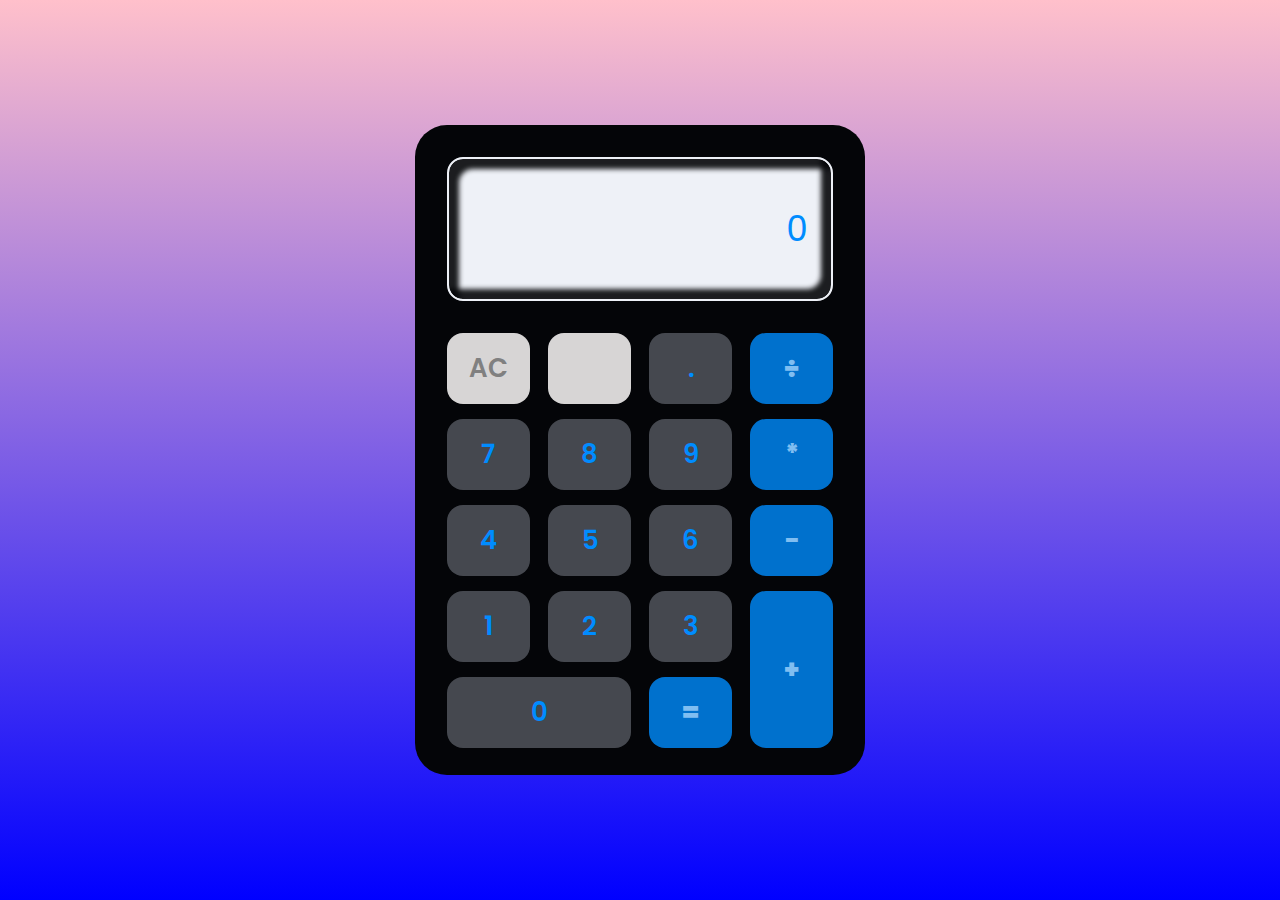
<file: codesoft_task3/index.html>
<!DOCTYPE html>
<html lang="en">
  <head>
    <meta charset="UTF-8" />
    <meta name="viewport" content="width=device-width, initial-scale=1.0" />
    <title>Calculator</title>

    <!-- Linking Stylesheet -->
    <link rel="stylesheet" href="style.css" />

    <!-- Google font -->
    <link rel="preconnect" href="https://fonts.googleapis.com" />
    <link rel="preconnect" href="https://fonts.gstatic.com" crossorigin />
    <link
      href="https://fonts.googleapis.com/css2?family=Poppins:wght@300;400;500;600;700&display=swap"
      rel="stylesheet"
    />

    <!-- fontawesome cdn link -->
    <link
      rel="stylesheet"
      href="https://cdnjs.cloudflare.com/ajax/libs/font-awesome/6.4.2/css/all.min.css"
      integrity="sha512-z3gLpd7yknf1YoNbCzqRKc4qyor8gaKU1qmn+CShxbuBusANI9QpRohGBreCFkKxLhei6S9CQXFEbbKuqLg0DA=="
      crossorigin="anonymous"
      referrerpolicy="no-referrer"
    />
  </head>
  <body>
    <div id="calculator-body">
      <!-- calculator input and result -->
      <div class="calculator-screen">
        <!-- for taking input and print result-->
        <input
          type="text"
          name="enter-value"
          id="disply-screen"
          value="0"
          autofocus
        />
      </div>
      <!-- calculatro btn -->
      <div class="calculator-btn-wrapper">
        <button type="button" class="remove" id="all-clr" value="AC">AC</button>
        <button type="button" class="remove" id="delete" value="del">
          <i class="fa-solid fa-delete-left"></i>
        </button>
        <button type="button" value=".">.</button>

        <button type="button" class="operations" id="division" value="/">
          &#247;
        </button>
        <button type="button" value="7">7</button>
        <button type="button" value="8">8</button>
        <button type="button" value="9">9</button>
        <button type="button" class="operations" id="multiplication" value="*">
          &#42;
        </button>
        <button type="button" value="4">4</button>
        <button type="button" value="5">5</button>
        <button type="button" value="6">6</button>
        <button type="button" class="operations" id="substraction" value="-">
          &#8722;
        </button>
        <button type="button" value="1">1</button>
        <button type="button" value="2">2</button>
        <button type="button" value="3">3</button>
        <button type="button" class="operations" id="addition" value="+">
          &#43;
        </button>
        <button type="button" value="0">0</button>
        <button type="button" class="operations" id="calculate" value="=">
          &#61;
        </button>
      </div>
    </div>

    <!-- addint js file -->
    <script src="./script.js"></script>
  </body>
</html>
</file>
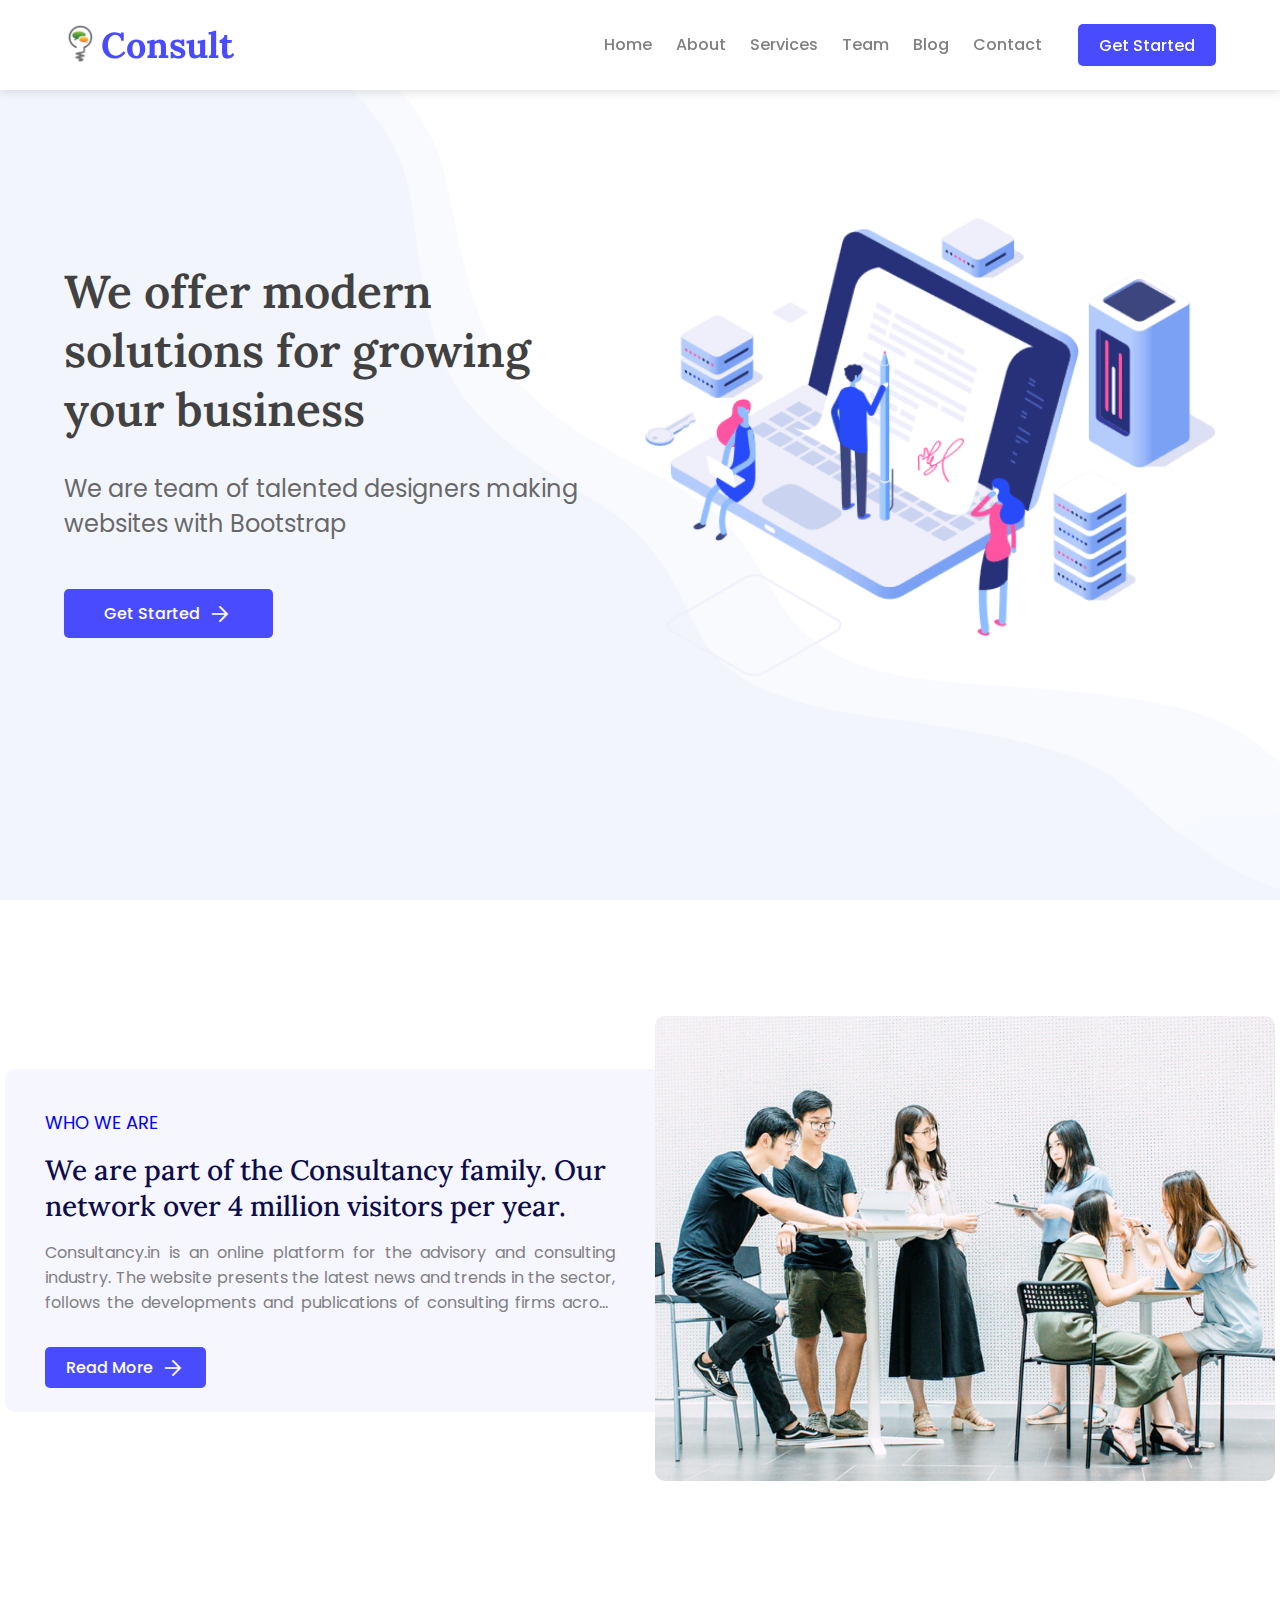
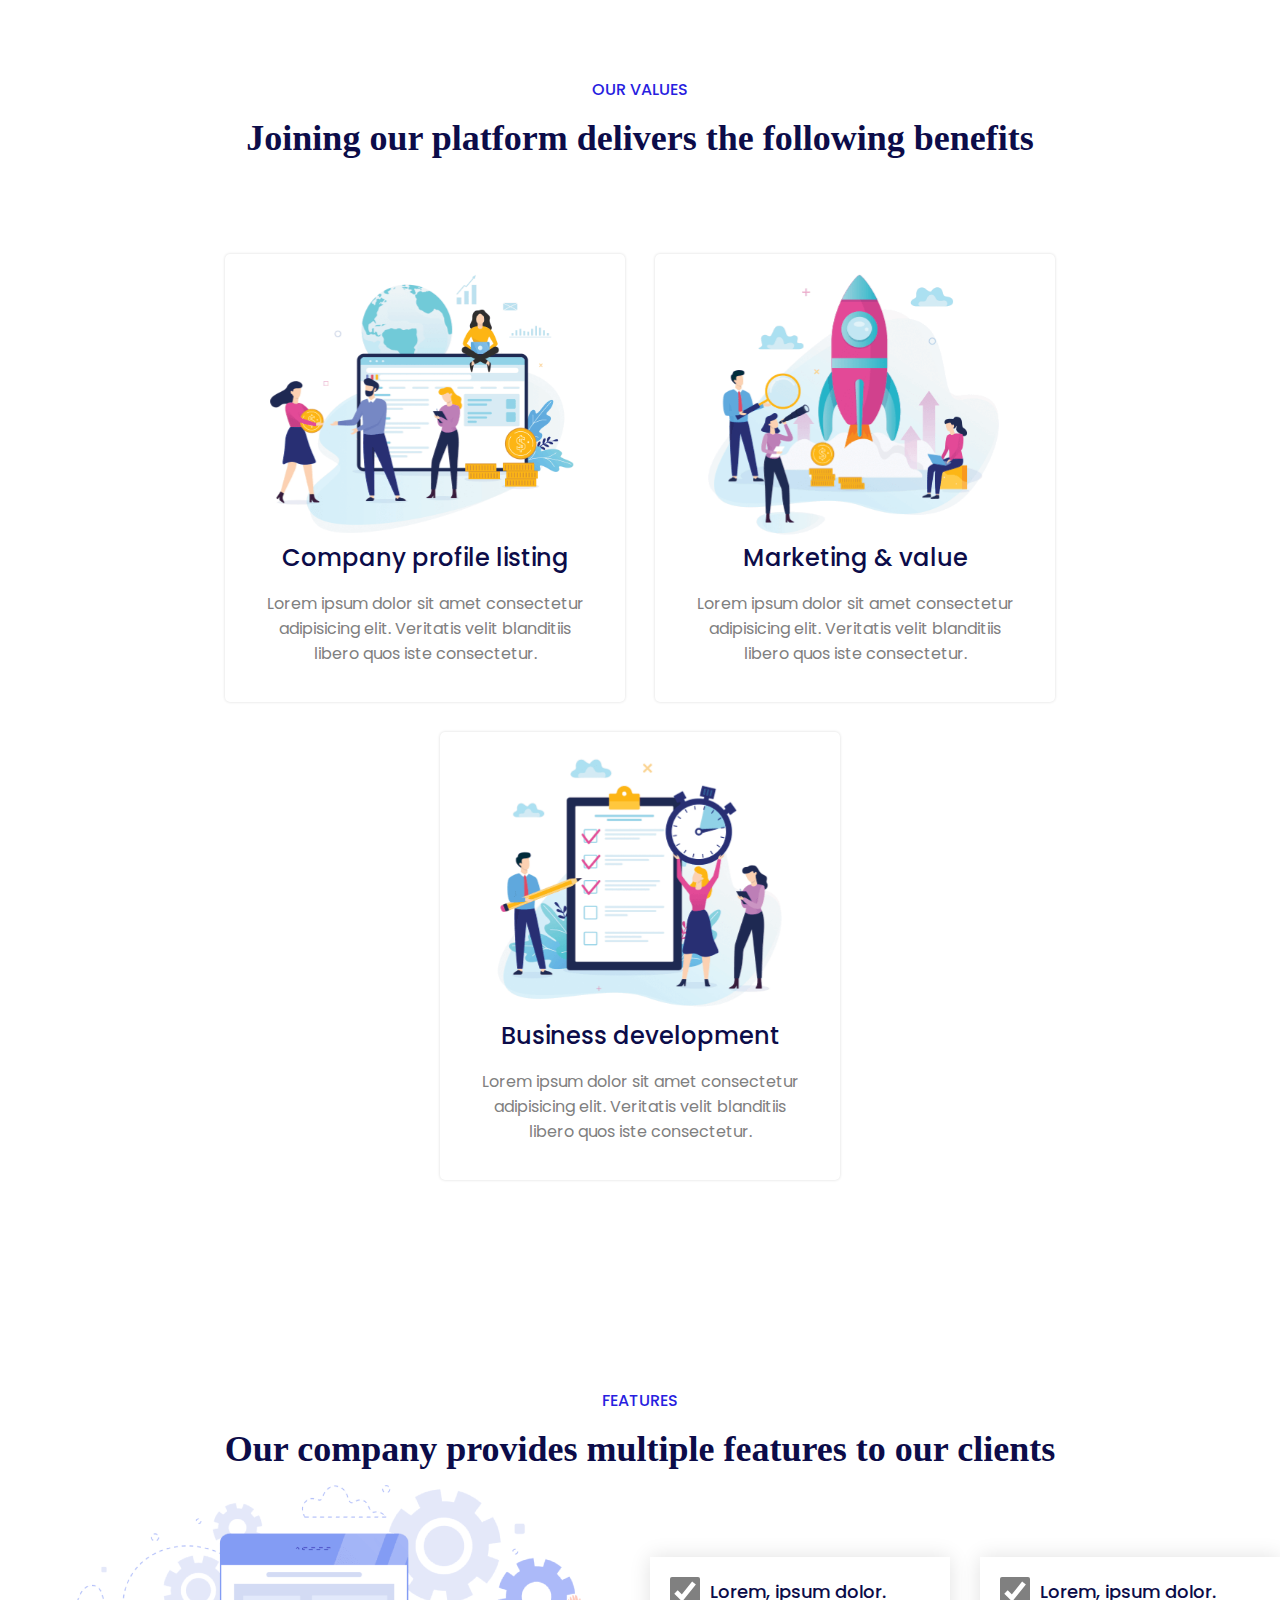
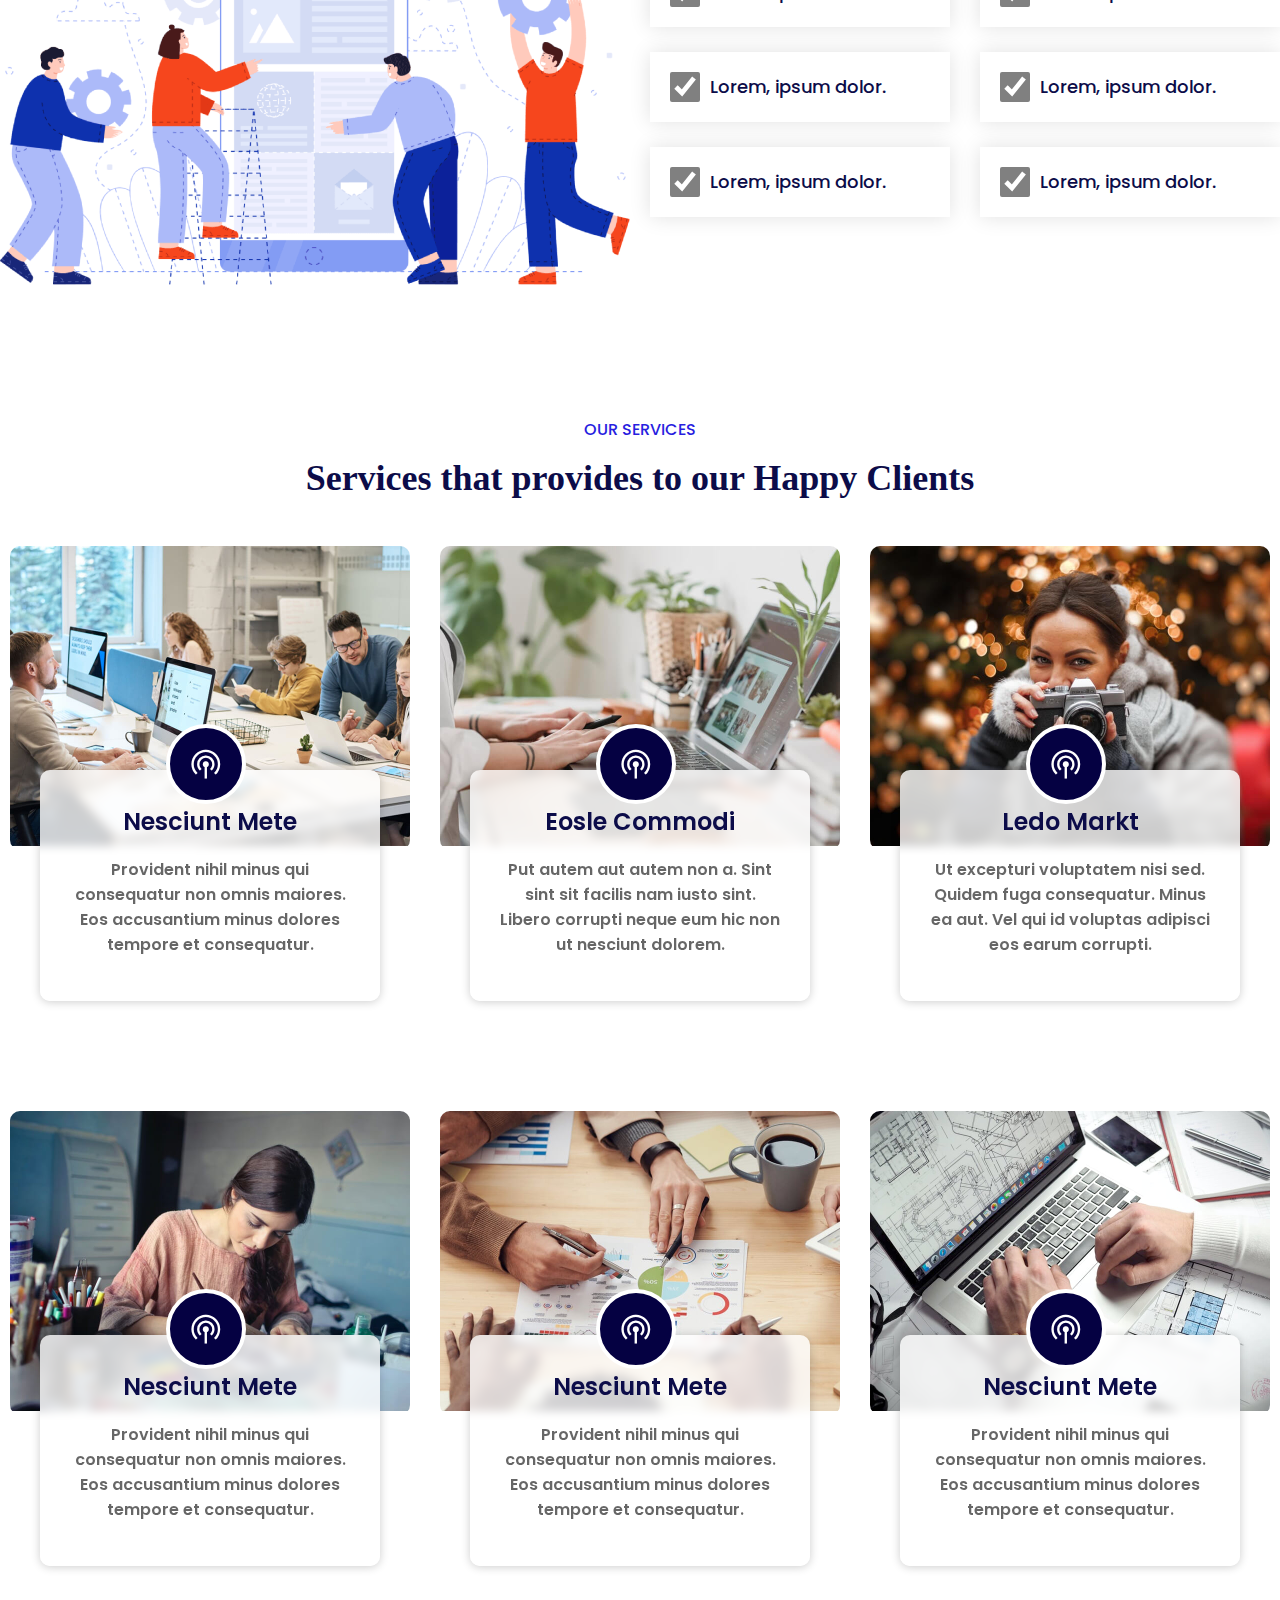
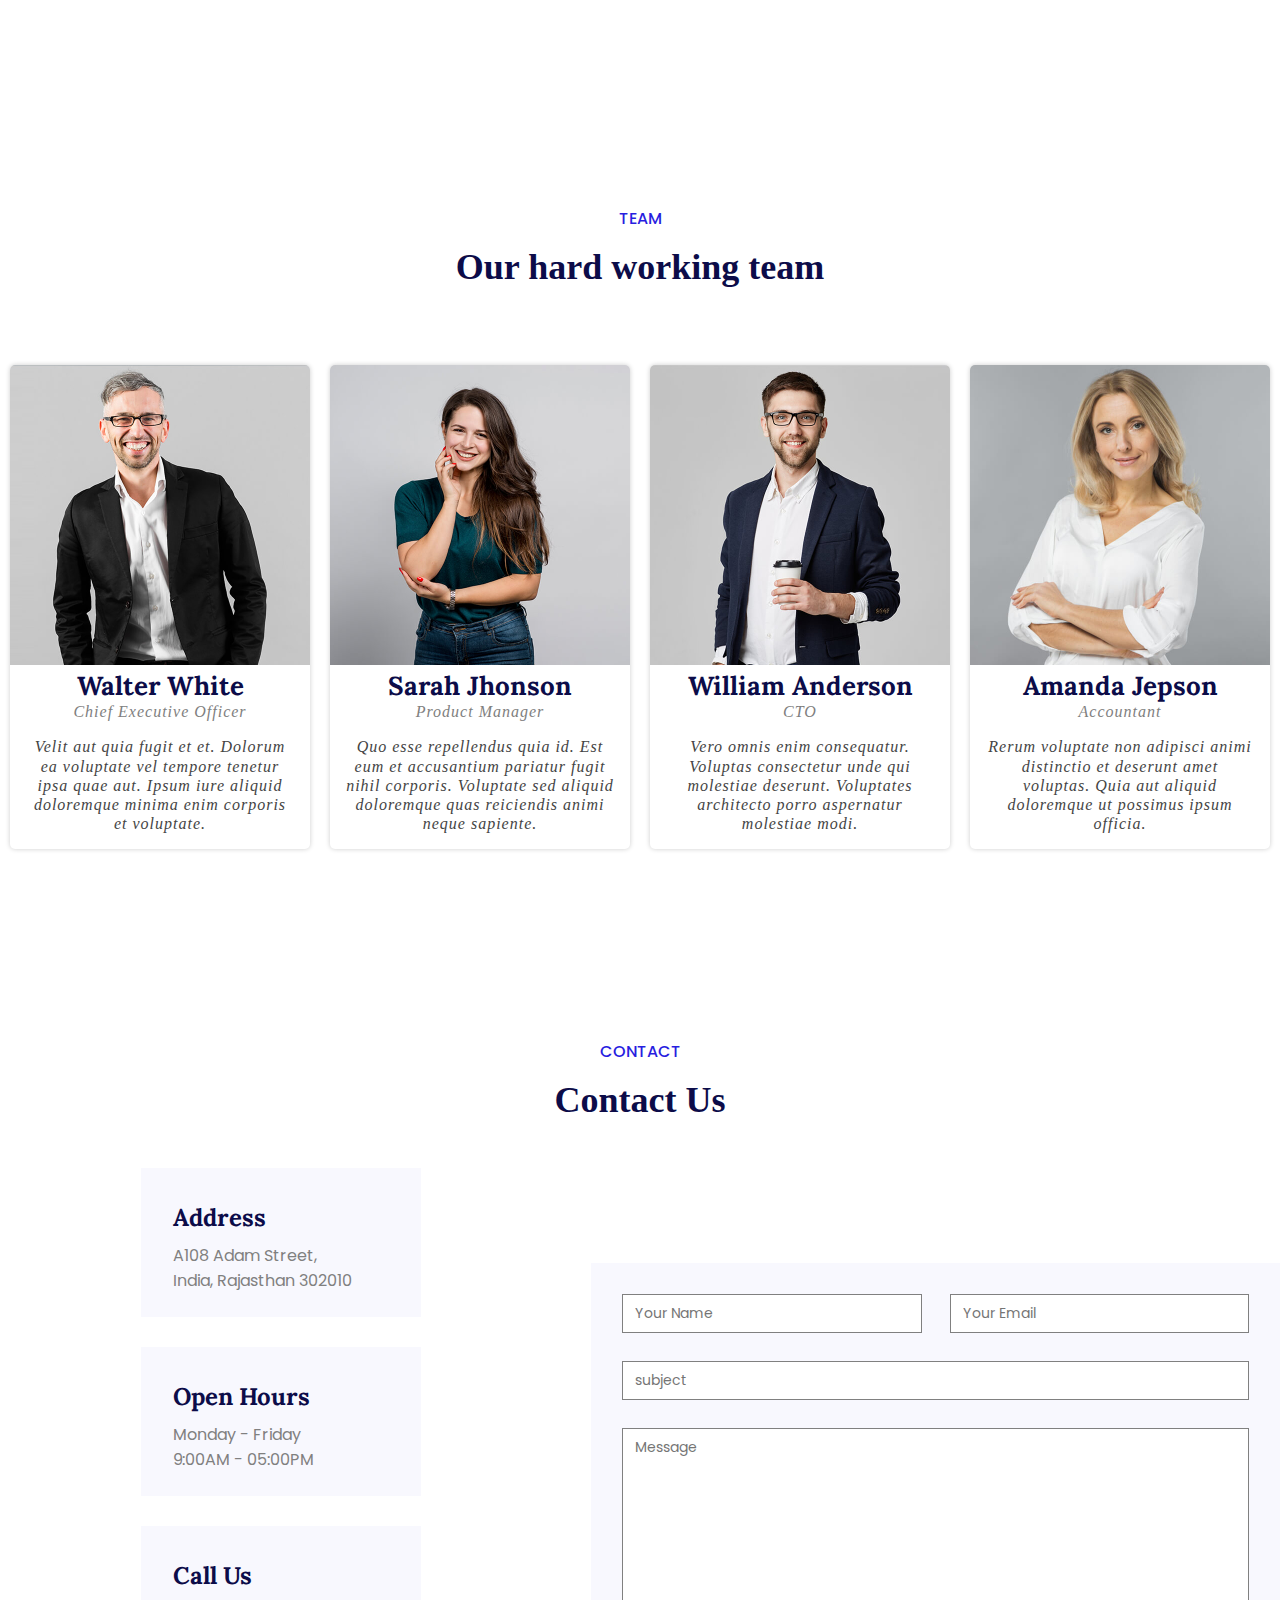
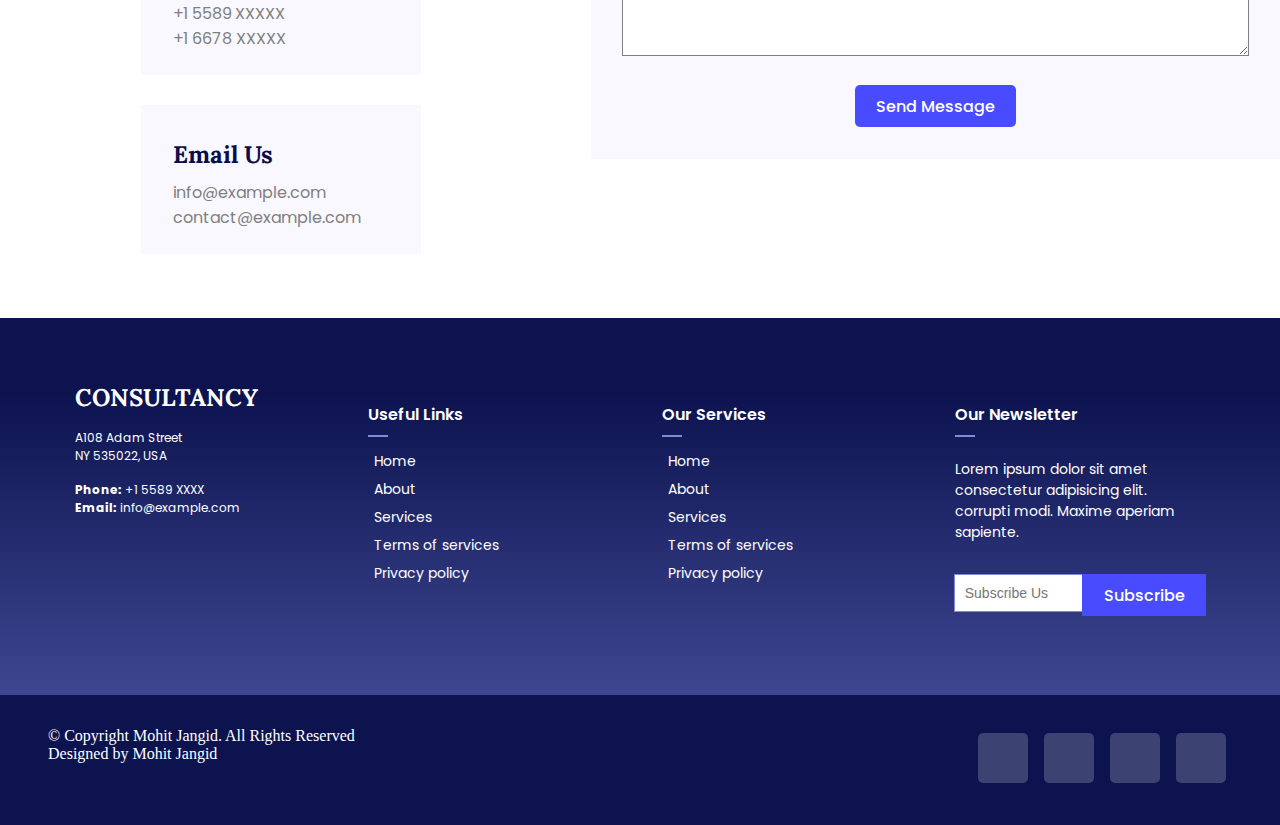
<file: codsoft_task1 ( landingPage )/index.html>
<!-- 
  Author : Mohit Jangid
  Design : Landing Page
  Follow me on linkedin for more like this...
linkedin : https://www.linkedin.com/in/mohit487/

  Task Provided by CodeSoft company. 
 -->

<!DOCTYPE html>
<html lang="en">
  <head>
    <meta charset="UTF-8" />
    <meta name="viewport" content="width=device-width, initial-scale=1.0" />

    <meta content="" name="description" />
    <meta content="" name="keywords" />

    <!-- Title and favicon -->
    <title>Better Consultancy</title>
    <link rel="shortcut icon" href="./Assests/logo.png" type="image/x-icon" />

    <!-- Stylesheet -->
    <link rel="stylesheet" href="style.css" />

    <!-- Google Fonts -->

    <link rel="preconnect" href="https://fonts.googleapis.com" />
    <link rel="preconnect" href="https://fonts.gstatic.com" crossorigin />
    <link
      href="https://fonts.googleapis.com/css2?family=Lora:wght@400;500;600&family=Poppins:wght@400;500;600&display=swap"
      rel="stylesheet"
    />

    <!-- google icons -->
    <link
      rel="stylesheet"
      href="https://fonts.googleapis.com/css2?family=Material+Symbols+Outlined:opsz,wght,FILL,GRAD@20..48,100..700,0..1,-50..200"
    />

    <!-- fontawesome icons -->

    <link
      rel="stylesheet"
      href="https://cdnjs.cloudflare.com/ajax/libs/font-awesome/6.4.2/css/all.min.css"
      integrity="sha512-z3gLpd7yknf1YoNbCzqRKc4qyor8gaKU1qmn+CShxbuBusANI9QpRohGBreCFkKxLhei6S9CQXFEbbKuqLg0DA=="
      crossorigin="anonymous"
      referrerpolicy="no-referrer"
    />
  </head>
  <body>
    <!-- Header with Navigation -->
    <header class="header">
      <div class="logo">
        <img src="./Assests/logo.png" alt="Consultancy Logo" loading="lazy" />
        <h1 class="logo-txt">Consult</h1>
      </div>
      <nav>
        <div class="hamburger-menu-container">
          <div class="hamburger-menu-lines line1"></div>
          <div class="hamburger-menu-lines line2"></div>
          <div class="hamburger-menu-lines line3"></div>
        </div>
        <ul class="nav-links">
          <li class="nav-link-menus">
            <a href="#hero"> Home </a>
          </li>
          <li class="nav-link-menus">
            <a href="#about"> About </a>
          </li>
          <li class="nav-link-menus">
            <a href="#Services"> Services </a>
          </li>

          <li class="nav-link-menus">
            <a href="#team"> Team </a>
          </li>
          <li class="nav-link-menus">
            <a href="#" class="nav-links-menus-items"> Blog </a>
          </li>
          <li class="nav-link-menus">
            <a href="#contact" class="nav-links-menus-items"> Contact </a>
          </li>
        </ul>
        <button type="button" class="btn-primary get-started-btn">
          Get Started
        </button>
      </nav>
    </header>

    <!-- Home section -->
    <section class="hero-section" id="hero">
      <div class="left-hero-wraper">
        <h1 class="main-heading">
          We offer modern solutions for growing your business
        </h1>
        <p class="main-heading-desc">
          We are team of talented designers making websites with Bootstrap
        </p>
        <button type="button" class="btn-primary get-started-btn">
          Get Started
          <span class="btn-forward-arrow material-symbols-outlined">
            arrow_forward
          </span>
        </button>
      </div>

      <div class="right-hero-wraper">
        <img src="./Assests/hero-img.png" alt="Advisory Image" loading="lazy" />
      </div>
    </section>

    <section class="about-section" id="about">
      <div class="about-content-wraper">
        <p class="who-we-are">Who we are</p>
        <h2 class="about-title">
          We are part of the Consultancy family. Our network over 4 million
          visitors per year.
        </h2>
        <p class="about-desc">
          Consultancy.in is an online platform for the advisory and consulting
          industry. The website presents the latest news and trends in the
          sector, follows the developments and publications of consulting firms
          across 60+ industries and functional areas and provides an overview of
          career opportunities for professionals interested in working in
          consultancy.
        </p>

        <button type="button" class="read-more-btn btn-primary">
          Read More
          <span class="btn-forward-arrow material-symbols-outlined">
            arrow_forward
          </span>
        </button>
      </div>

      <div class="about-image">
        <img src="./Assests/about.jpg" alt="Our Team" loading="lazy" />
      </div>
    </section>

    <section class="our-values different-section">
      <p>Our Values</p>
      <h2>Joining our platform delivers the following benefits</h2>
      <div class="value-cards-wrapper">
        <div class="value-cards">
          <div class="value-card-img">
            <img src="./Assests/values-1.png" alt="Porfile Listing " />
          </div>
          <p class="value-card-title">Company profile listing</p>
          <p class="value-card-description">
            Lorem ipsum dolor sit amet consectetur adipisicing elit. Veritatis
            velit blanditiis libero quos iste consectetur.
          </p>
        </div>
        <div class="value-cards">
          <div class="value-card-img">
            <img src="./Assests/values-2.png" alt="Marketing and value" />
          </div>
          <p class="value-card-title">Marketing & value</p>
          <p class="value-card-description">
            Lorem ipsum dolor sit amet consectetur adipisicing elit. Veritatis
            velit blanditiis libero quos iste consectetur.
          </p>
        </div>
        <div class="value-cards">
          <div class="value-card-img">
            <img src="./Assests/values-3.png" alt="Business development" />
          </div>
          <p class="value-card-title">Business development</p>
          <p class="value-card-description">
            Lorem ipsum dolor sit amet consectetur adipisicing elit. Veritatis
            velit blanditiis libero quos iste consectetur.
          </p>
        </div>
      </div>
    </section>

    <section class="feature-section different-section">
      <p>Features</p>
      <h2>Our company provides multiple features to our clients</h2>
      <div class="feature-wraper">
        <div class="left-feature-img-wraper">
          <img src="./Assests/features.png" alt="Feature-image" />
        </div>

        <div class="right-feature-list-item-wraper">
          <div class="feature-items">
            <input type="checkbox" name="checkbox" id="check" checked />
            <p>Lorem, ipsum dolor.</p>
          </div>
          <div class="feature-items">
            <input type="checkbox" name="checkbox" id="check" checked />
            <p>Lorem, ipsum dolor.</p>
          </div>
          <div class="feature-items">
            <input type="checkbox" name="checkbox" id="check" checked />
            <p>Lorem, ipsum dolor.</p>
          </div>
          <div class="feature-items">
            <input type="checkbox" name="checkbox" id="check" checked />
            <p>Lorem, ipsum dolor.</p>
          </div>
          <div class="feature-items">
            <input type="checkbox" name="checkbox" id="check" checked />
            <p>Lorem, ipsum dolor.</p>
          </div>
          <div class="feature-items">
            <input type="checkbox" name="checkbox" id="check" checked />
            <p>Lorem, ipsum dolor.</p>
          </div>
        </div>
      </div>
    </section>

    <section class="service-section different-section" id="Services">
      <p>Our Services</p>
      <h2>Services that provides to our Happy Clients</h2>

      <div class="services-cards-wrapper">
        <div class="services-cards">
          <div class="services-card-img">
            <img src="./Assests/services-1.jpg" alt="Marketing and value" />
          </div>
          <div class="services-card-content">
            <div class="services-card-icon">
              <span class="material-symbols-outlined services-icon">
                podcasts
              </span>
            </div>
            <p class="services-card-title">Nesciunt Mete</p>
            <p class="services-card-description">
              Provident nihil minus qui consequatur non omnis maiores. Eos
              accusantium minus dolores tempore et consequatur.
            </p>
          </div>
        </div>

        <div class="services-cards">
          <div class="services-card-img">
            <img src="./Assests/services-2.jpg" alt="Marketing and value" />
          </div>
          <div class="services-card-content">
            <div class="services-card-icon">
              <span class="material-symbols-outlined services-icon">
                podcasts
              </span>
            </div>
            <p class="services-card-title">Eosle Commodi</p>
            <p class="services-card-description">
              Put autem aut autem non a. Sint sint sit facilis nam iusto sint.
              Libero corrupti neque eum hic non ut nesciunt dolorem.
            </p>
          </div>
        </div>

        <div class="services-cards">
          <div class="services-card-img">
            <img src="./Assests/services-3.jpg" alt="Marketing and value" />
          </div>
          <div class="services-card-content">
            <div class="services-card-icon">
              <span class="material-symbols-outlined services-icon">
                podcasts
              </span>
            </div>
            <p class="services-card-title">Ledo Markt</p>
            <p class="services-card-description">
              Ut excepturi voluptatem nisi sed. Quidem fuga consequatur. Minus
              ea aut. Vel qui id voluptas adipisci eos earum corrupti.
            </p>
          </div>
        </div>

        <div class="services-cards">
          <div class="services-card-img">
            <img src="./Assests/services-4.jpg" alt="Marketing and value" />
          </div>
          <div class="services-card-content">
            <div class="services-card-icon">
              <span class="material-symbols-outlined services-icon">
                podcasts
              </span>
            </div>
            <p class="services-card-title">Nesciunt Mete</p>
            <p class="services-card-description">
              Provident nihil minus qui consequatur non omnis maiores. Eos
              accusantium minus dolores tempore et consequatur.
            </p>
          </div>
        </div>

        <div class="services-cards">
          <div class="services-card-img">
            <img src="./Assests/services-5.jpg" alt="Marketing and value" />
          </div>
          <div class="services-card-content">
            <div class="services-card-icon">
              <span class="material-symbols-outlined services-icon">
                podcasts
              </span>
            </div>
            <p class="services-card-title">Nesciunt Mete</p>
            <p class="services-card-description">
              Provident nihil minus qui consequatur non omnis maiores. Eos
              accusantium minus dolores tempore et consequatur.
            </p>
          </div>
        </div>

        <div class="services-cards">
          <div class="services-card-img">
            <img src="./Assests/services-6.jpg" alt="Marketing and value" />
          </div>
          <div class="services-card-content">
            <div class="services-card-icon">
              <span class="material-symbols-outlined services-icon">
                podcasts
              </span>
            </div>
            <p class="services-card-title">Nesciunt Mete</p>
            <p class="services-card-description">
              Provident nihil minus qui consequatur non omnis maiores. Eos
              accusantium minus dolores tempore et consequatur.
            </p>
          </div>
        </div>
      </div>
    </section>

    <section class="different-section team-section" id="team">
      <p>Team</p>
      <h2>Our hard working team</h2>

      <div class="team-cards-wraper">
        <div class="team-cards">
          <div class="team-member-img">
            <img src="./Assests/team-1.jpg" alt="Team Member" />
          </div>
          <div class="social-icons">
            <a href="#">
              <i class="fa-brands fa-instagram"></i>
            </a>
            <a href="#">
              <i class="fa-brands fa-facebook"></i>
            </a>
            <a href="#">
              <i class="fa-brands fa-twitter"></i>
            </a>
            <a href="#">
              <i class="fa-brands fa-linkedin-in"></i>
            </a>
          </div>
          <div class="team-about">
            <h3>Walter White</h3>
            <p>Chief Executive Officer</p>
            <p>
              Velit aut quia fugit et et. Dolorum ea voluptate vel tempore
              tenetur ipsa quae aut. Ipsum iure aliquid doloremque minima enim
              corporis et voluptate.
            </p>
          </div>
        </div>

        <div class="team-cards">
          <div class="team-member-img">
            <img src="./Assests/team-2.jpg" alt="Team Member" />
          </div>
          <div class="social-icons">
            <a href="#">
              <i class="fa-brands fa-instagram"></i>
            </a>
            <a href="#">
              <i class="fa-brands fa-facebook"></i>
            </a>
            <a href="#">
              <i class="fa-brands fa-twitter"></i>
            </a>
            <a href="#">
              <i class="fa-brands fa-linkedin-in"></i>
            </a>
          </div>
          <div class="team-about">
            <h3>Sarah Jhonson</h3>
            <p>Product Manager</p>
            <p>
              Quo esse repellendus quia id. Est eum et accusantium pariatur
              fugit nihil corporis. Voluptate sed aliquid doloremque quas
              reiciendis animi neque sapiente.
            </p>
          </div>
        </div>

        <div class="team-cards">
          <div class="team-member-img">
            <img src="./Assests/team-3.jpg" alt="Team Member" />
          </div>
          <div class="social-icons">
            <a href="#">
              <i class="fa-brands fa-instagram"></i>
            </a>
            <a href="#">
              <i class="fa-brands fa-facebook"></i>
            </a>
            <a href="#">
              <i class="fa-brands fa-twitter"></i>
            </a>
            <a href="#">
              <i class="fa-brands fa-linkedin-in"></i>
            </a>
          </div>
          <div class="team-about">
            <h3>William Anderson</h3>
            <p>CTO</p>
            <p>
              Vero omnis enim consequatur. Voluptas consectetur unde qui
              molestiae deserunt. Voluptates architecto porro aspernatur
              molestiae modi.
            </p>
          </div>
        </div>

        <div class="team-cards">
          <div class="team-member-img">
            <img src="./Assests/team-4.jpg" alt="Team Member" />
          </div>
          <div class="social-icons">
            <a href="#">
              <i class="fa-brands fa-instagram"></i>
            </a>
            <a href="#">
              <i class="fa-brands fa-facebook"></i>
            </a>
            <a href="#">
              <i class="fa-brands fa-twitter"></i>
            </a>
            <a href="#">
              <i class="fa-brands fa-linkedin-in"></i>
            </a>
          </div>
          <div class="team-about">
            <h3>Amanda Jepson</h3>
            <p>Accountant</p>
            <p>
              Rerum voluptate non adipisci animi distinctio et deserunt amet
              voluptas. Quia aut aliquid doloremque ut possimus ipsum officia.
            </p>
          </div>
        </div>
      </div>
    </section>

    <section class="different-section contact-section" id="contact">
      <p>Contact</p>
      <h2>Contact Us</h2>
      <div class="contact-form-container">
        <div class="left-address-containder">
          <div class="address-box">
            <span class="address-icons">
              <i class="fa-solid fa-location-dot"></i>
            </span>
            <h4>Address</h4>
            <p>
              A108 Adam Street,
              <br />
              India, Rajasthan 302010
            </p>
          </div>

          <div class="address-box">
            <span class="address-icons">
              <i class="fa-regular fa-clock"></i>
            </span>
            <h4>Open Hours</h4>
            <p>
              Monday - Friday
              <br />
              9:00AM - 05:00PM
            </p>
          </div>

          <div class="address-box">
            <span class="address-icons">
              <i class="fa-solid fa-phone-volume"></i>
            </span>
            <h4>Call Us</h4>
            <p>
              +1 5589 XXXXX
              <br />
              +1 6678 XXXXX
            </p>
          </div>

          <div class="address-box">
            <span class="address-icons">
              <i class="fa-regular fa-envelope"></i>
            </span>
            <h4>Email Us</h4>
            <p>
              info@example.com
              <br />
              contact@example.com
            </p>
          </div>
        </div>

        <div class="right-address-form-container">
          <form action="" method="post" class="contact-us-form">
            <input
              type="text"
              name="full-name"
              id="name"
              placeholder="Your Name"
              required
            />
            <input
              type="email"
              name="mail"
              id="Email"
              placeholder="Your Email"
              required
            />

            <input
              type="text"
              name="subject"
              id="sub"
              class="subject-input"
              placeholder="subject"
              required
            />
            <textarea
              name="msg"
              id="text-box"
              cols="30"
              rows="10"
              placeholder="Message"
            ></textarea>
            <button type="button" class="btn-primary send-msg-btn">
              Send Message
            </button>
          </form>
        </div>
      </div>
    </section>

    <!-- footer  -->
    <footer>
      <div class="footer-top">
        <div class="left-area-about-footer">
          <h3>Consultancy</h3>
          <p>
            A108 Adam Street <br />
            NY 535022, USA
          </p>
          <p>
            <strong> Phone: </strong>
            +1 5589 XXXX
            <br />

            <strong> Email: </strong>
            info@example.com
          </p>
        </div>

        <div class="footer-links">
          <p>Useful Links</p>
          <ul>
            <li class="menus">
              <a href="#">
                <i class="fa-solid fa-angle-right"></i>
                Home
              </a>
            </li>
            <li class="menus">
              <a href="#">
                <i class="fa-solid fa-angle-right"></i>
                About</a
              >
            </li>
            <li class="menus">
              <a href="#">
                <i class="fa-solid fa-angle-right"></i>
                Services
              </a>
            </li>
            <li class="menus">
              <a href="#">
                <i class="fa-solid fa-angle-right"></i>
                Terms of services
              </a>
            </li>
            <li class="menus">
              <a href="#">
                <i class="fa-solid fa-angle-right"></i>
                Privacy policy</a
              >
            </li>
          </ul>
        </div>

        <div class="footer-links">
          <p>Our Services</p>
          <ul>
            <li class="menus">
              <a href="#">
                <i class="fa-solid fa-angle-right"></i>
                Home
              </a>
            </li>
            <li class="menus">
              <a href="#">
                <i class="fa-solid fa-angle-right"></i>
                About</a
              >
            </li>
            <li class="menus">
              <a href="#">
                <i class="fa-solid fa-angle-right"></i>
                Services
              </a>
            </li>
            <li class="menus">
              <a href="#">
                <i class="fa-solid fa-angle-right"></i>
                Terms of services
              </a>
            </li>
            <li class="menus">
              <a href="#">
                <i class="fa-solid fa-angle-right"></i>
                Privacy policy</a
              >
            </li>
          </ul>
        </div>

        <div class="footer-links">
          <p>Our Newsletter</p>
          <p class="newsletter-txt">
            Lorem ipsum dolor sit amet consectetur adipisicing elit. corrupti
            modi. Maxime aperiam sapiente.
          </p>
          <div class="newsletter-form">
            <input
              type="text"
              name="Email"
              id="mail"
              placeholder="Subscribe Us"
            />
            <button type="button" class="btn-primary subscribe-btn">
              Subscribe
            </button>
          </div>
        </div>
      </div>

      <div class="footer-bottom">
        <div class="left-footer-copyright">
          <p>
            &copy; Copyright Mohit Jangid. All Rights Reserved
            <br />
            Designed by Mohit Jangid
          </p>
        </div>

        <div class="right-footer-social-links">
          <a href="#">
            <i class="fa-brands fa-instagram"></i>
          </a>
          <a href="#">
            <i class="fa-brands fa-facebook"></i>
          </a>
          <a href="#">
            <i class="fa-brands fa-twitter"></i>
          </a>
          <a href="#">
            <i class="fa-brands fa-linkedin-in"></i>
          </a>
        </div>
      </div>
    </footer>

    <script src="script.js"></script>
  </body>
</html>
</file>
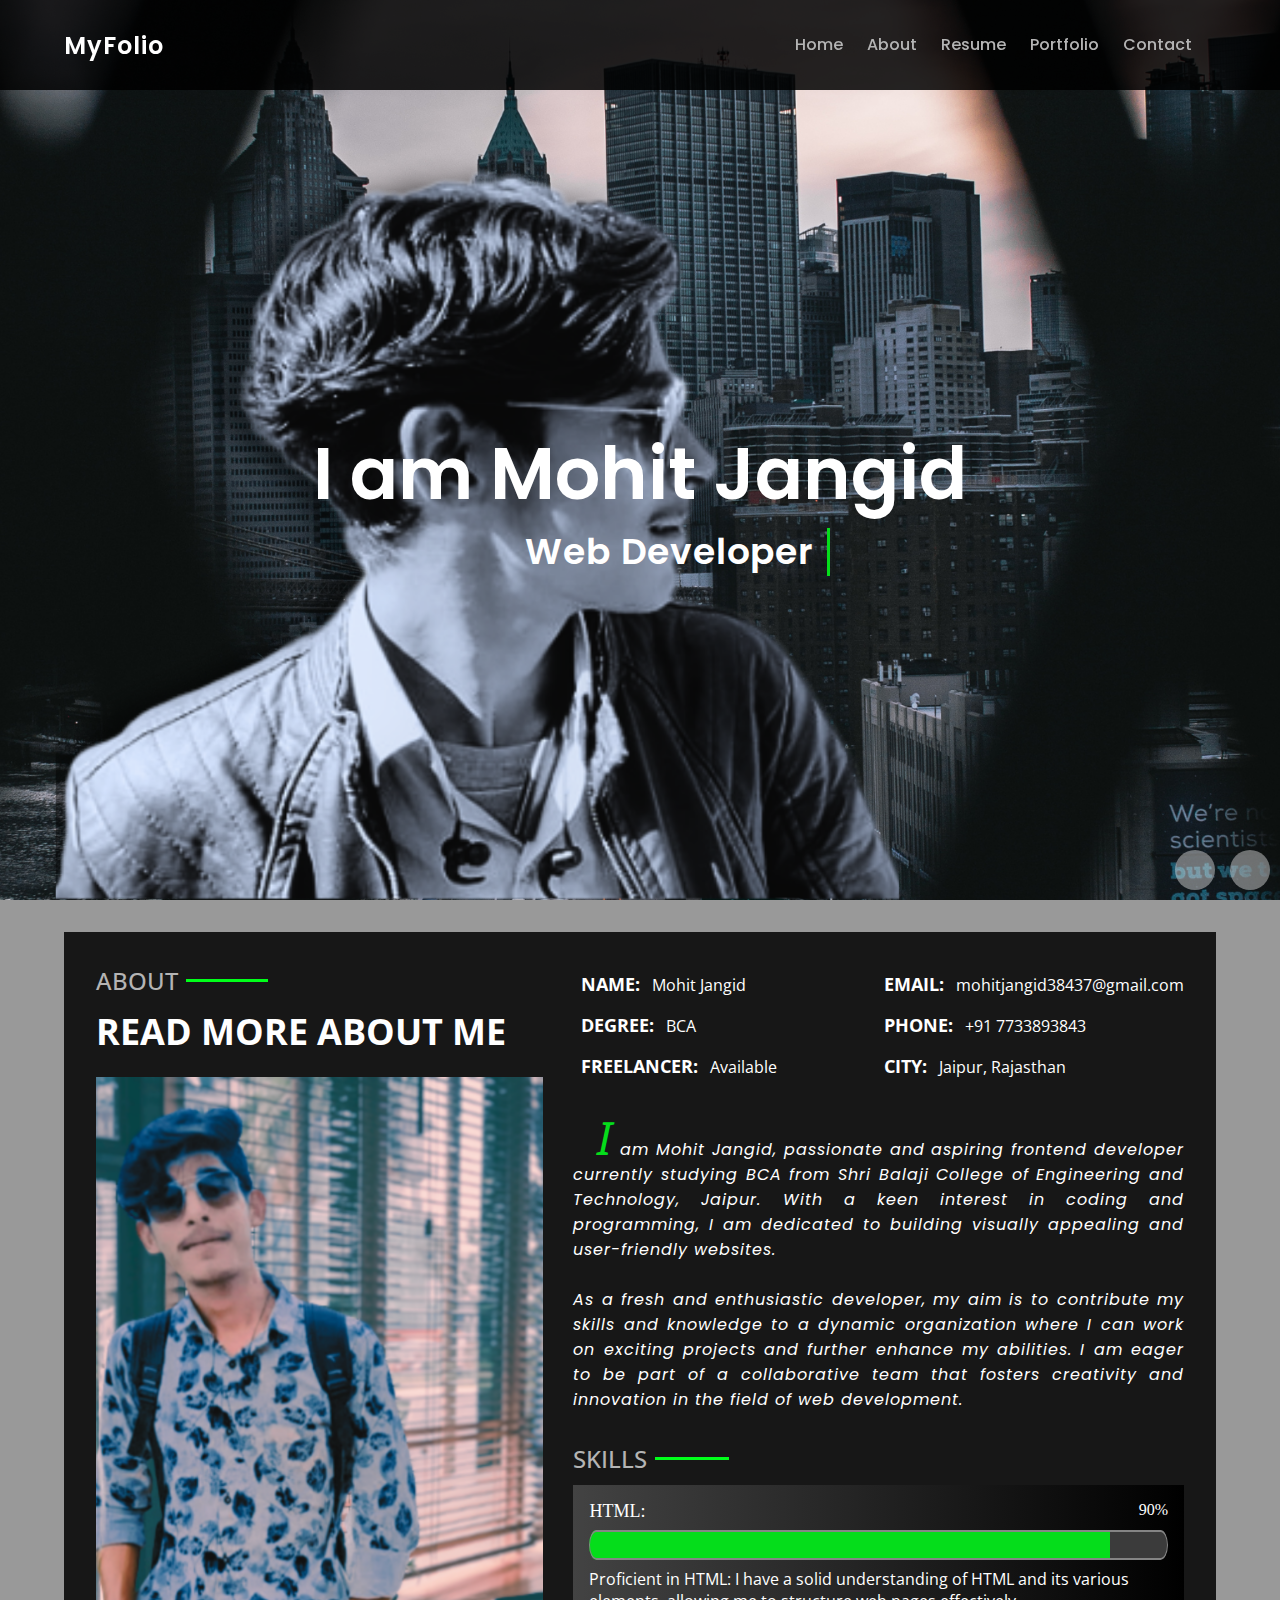
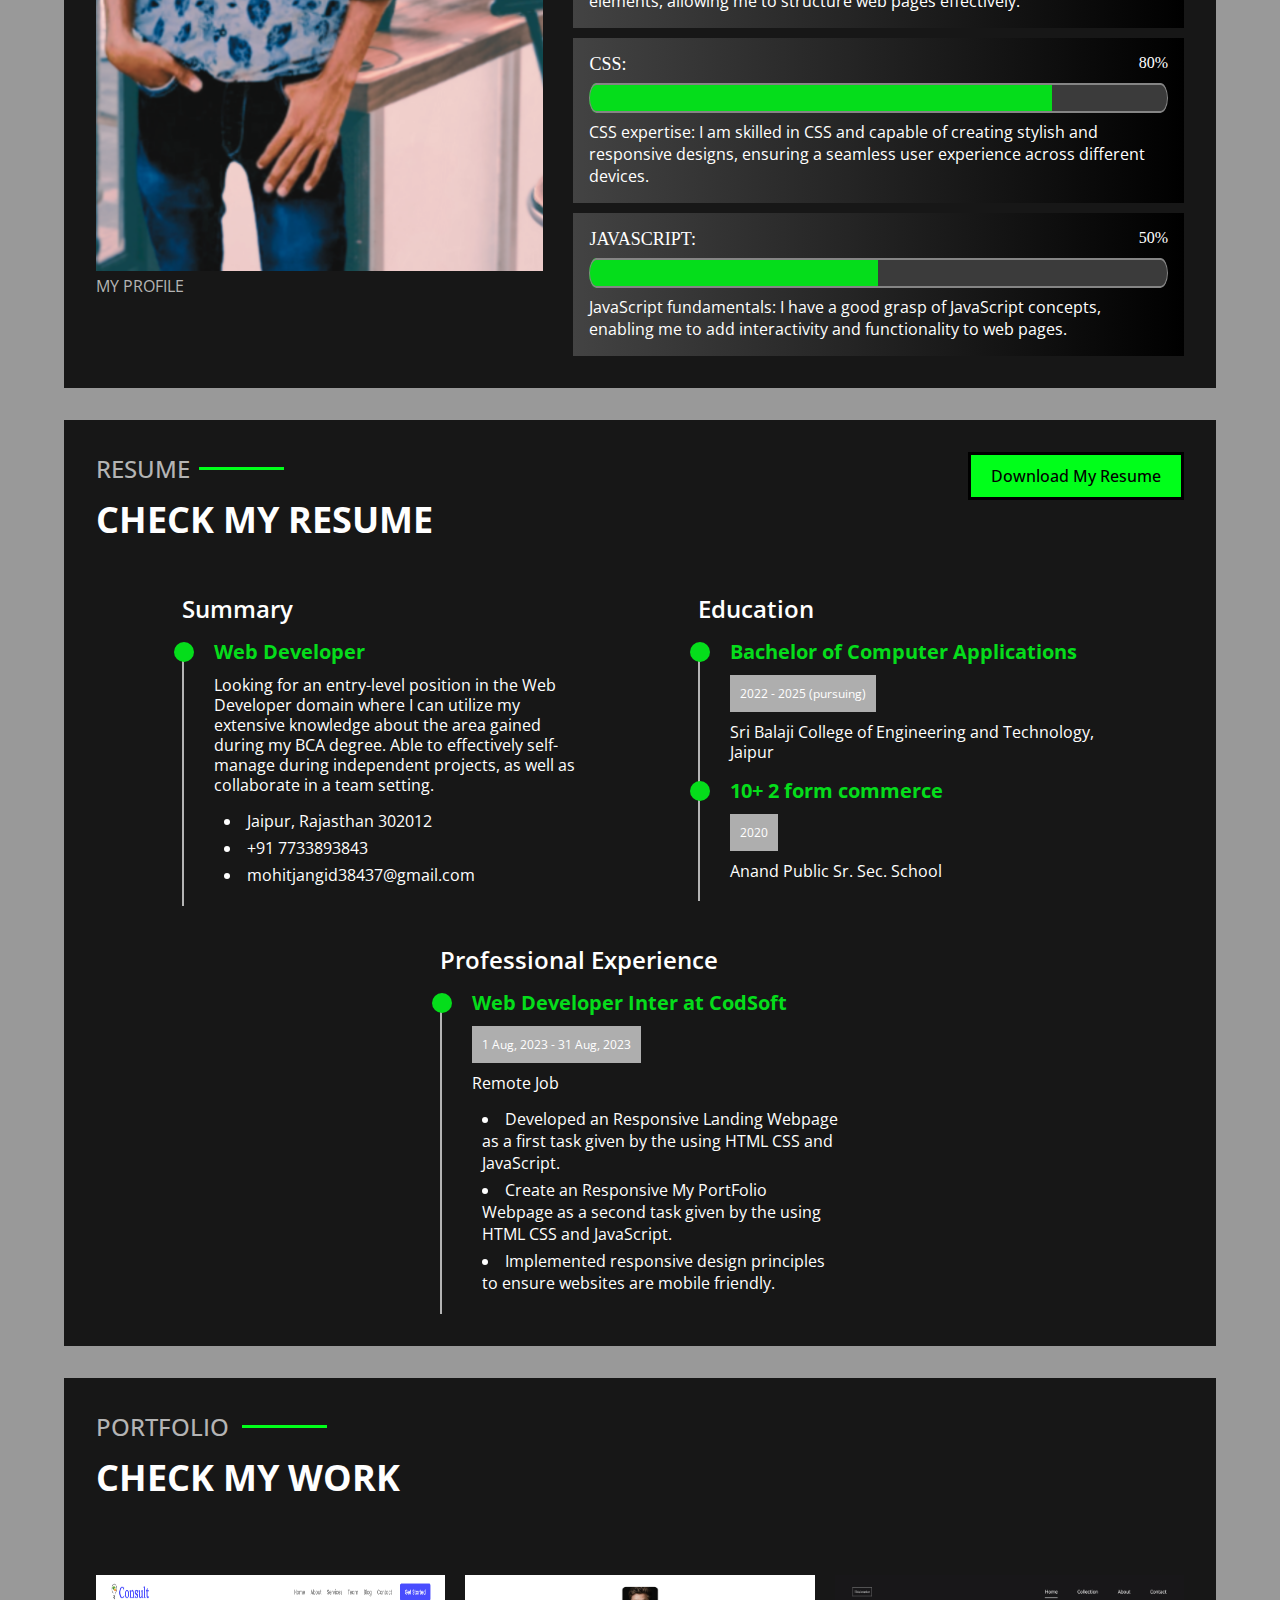
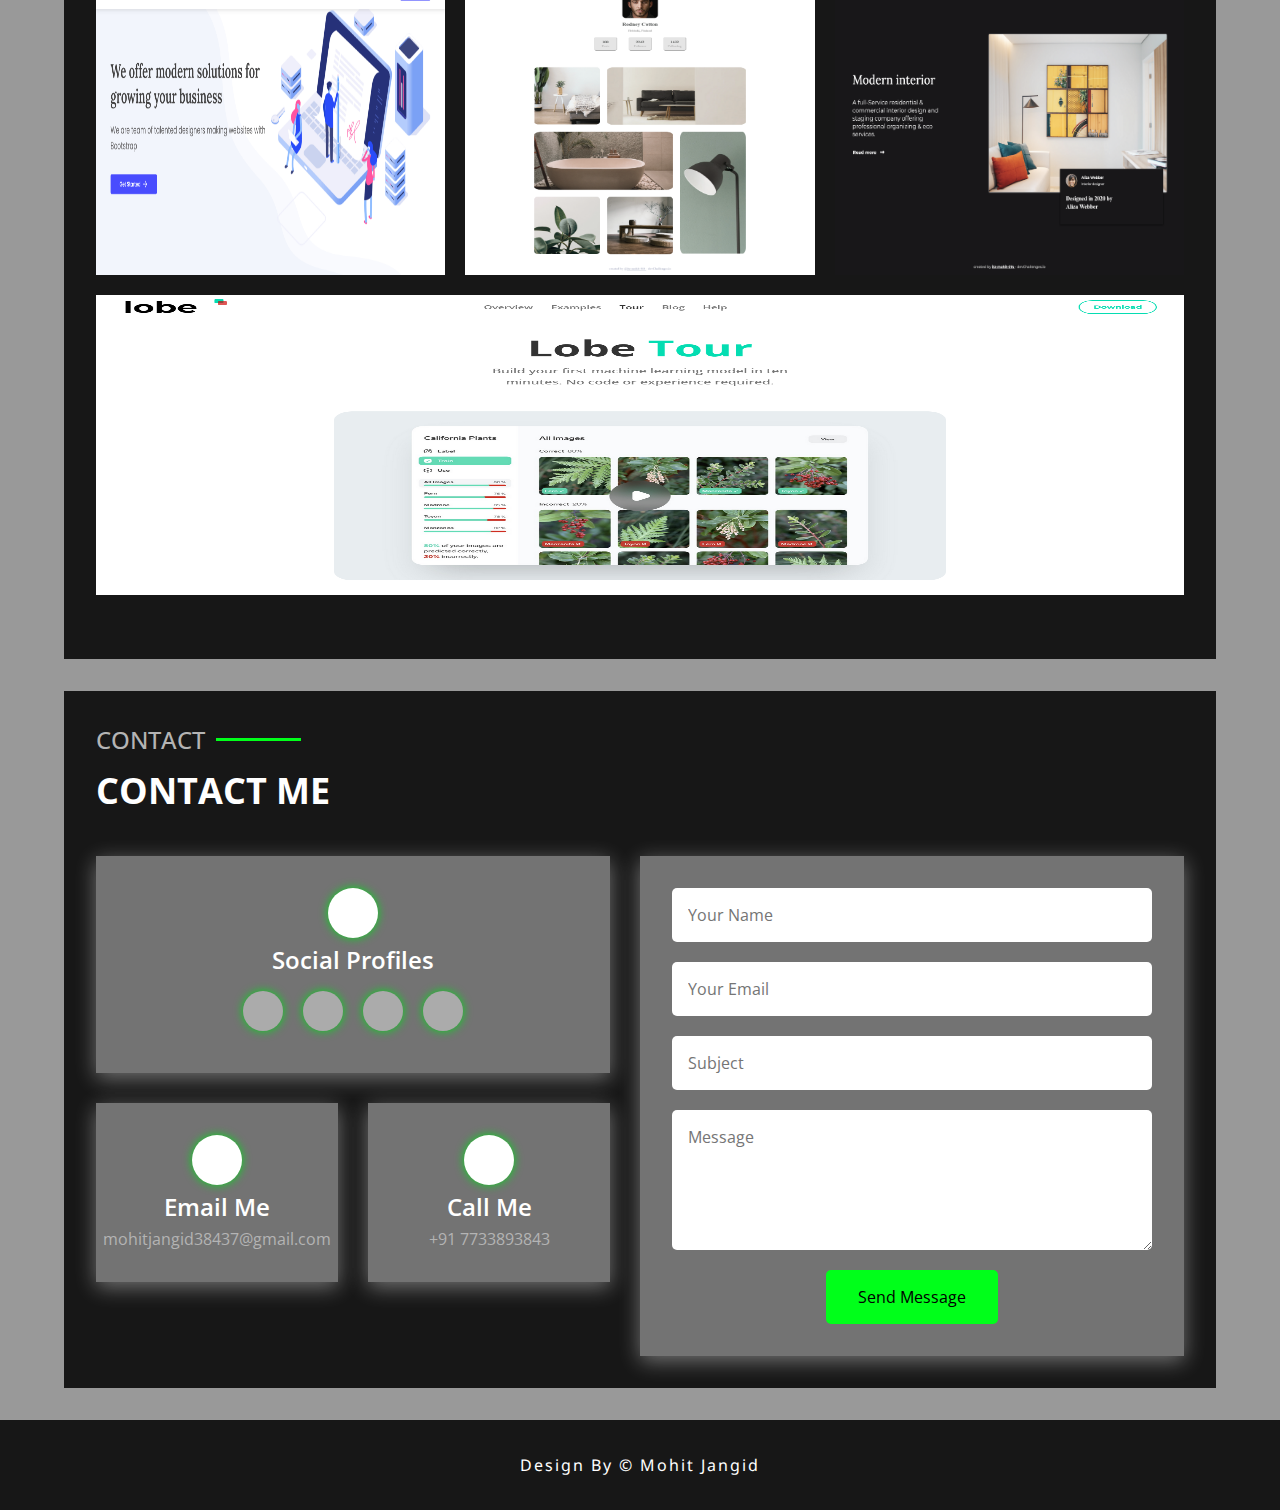
<file: codsoft_task2 (MyPortfolio)/index.html>
<!-- 
  Author : Mohit Jangid
  Design : My ProtFolio Page
  Follow me on linkedin for more like this...
linkedin : https://www.linkedin.com/in/mohit487/

  Task Provided by CodeSoft company. 
 -->

<!DOCTYPE html>
<html lang="en">
  <head>
    <meta charset="UTF-8" />
    <meta name="viewport" content="width=device-width, initial-scale=1.0" />
    <title>My Portfolio</title>

    <!-- Link Favicone -->
    <link
      rel="shortcut icon"
      href="./Assets/pie-chart_10327278.png"
      type="image/x-icon"
    />
    <!-- stylesheet linking -->
    <link rel="stylesheet" href="style.css" />

    <!-- Google fonts -->
    <link rel="preconnect" href="https://fonts.googleapis.com" />
    <link rel="preconnect" href="https://fonts.gstatic.com" crossorigin />
    <link
      href="https://fonts.googleapis.com/css2?family=Noto+Sans:wght@400;500;600&family=Open+Sans:wght@400;500;600;700;800&family=Poppins:wght@300;400;500;600;700;800&display=swap"
      rel="stylesheet"
    />

    <!-- fontawesome Icons linking -->
    <link
      rel="stylesheet"
      href="https://cdnjs.cloudflare.com/ajax/libs/font-awesome/6.4.2/css/all.min.css"
      integrity="sha512-z3gLpd7yknf1YoNbCzqRKc4qyor8gaKU1qmn+CShxbuBusANI9QpRohGBreCFkKxLhei6S9CQXFEbbKuqLg0DA=="
      crossorigin="anonymous"
      referrerpolicy="no-referrer"
    />
  </head>

  <body>
    <!-- header section -->
    <header class="header">
      <div class="logo">
        <h1 class="logo-txt">MyFolio</h1>
      </div>
      <nav>
        <!-- Hamburger Menu -->
        <div class="hamburger-menu-container">
          <div class="hamburger-menu-lines line1"></div>
          <div class="hamburger-menu-lines line2"></div>
          <div class="hamburger-menu-lines line3"></div>
        </div>

        <!-- Nav Links -->
        <ul class="nav-links">
          <li class="nav-link-menus">
            <a href="#hero"> Home </a>
          </li>
          <li class="nav-link-menus">
            <a href="#about"> About </a>
          </li>
          <li class="nav-link-menus">
            <a href="#resume"> Resume </a>
          </li>

          <li class="nav-link-menus">
            <a href="#portfolio" class="nav-links-menus-items"> Portfolio </a>
          </li>
          <li class="nav-link-menus">
            <a href="#contact" class="nav-links-menus-items"> Contact </a>
          </li>
        </ul>
        <!-- Nav Links End -->
      </nav>
    </header>
    <!-- Header End... -->

    <!-- Main body with different section start -->
    <main>
      <!-- Hero Section start-->

      <section class="hero-section" id="hero">
        <!-- Hero Section title -->
        <h1 class="title">I am Mohit Jangid</h1>
        <!-- dynamic text  -->
        <div class="dynamic-text-container">
          <ul class="mulit-text-container">
            <li class="changing-text">Web Developer</li>
            <li class="changing-text">FrontEnd Engineer</li>
            <li class="changing-text">Freelancer</li>
          </ul>
        </div>

        <!-- Socials links -->
        <div class="social-links">
          <a href="https://www.instagram.com/pro_web_learner/">
            <span class="social-icons fa-brands fa-instagram"> </span>
          </a>

          <a href="https://www.linkedin.com/in/mohit487/">
            <span class="social-icons fa-brands fa-linkedin"> </span>
          </a>
        </div>
      </section>
      <!-- Hero SEction End -->

      <!-- About section start-->
      <!-- few styling for all section -->
      <section class="about-section different-sections" id="about">
        <div class="page-heading-wrapper about-title">
          <p>ABOUT</p>
          <h2>Read More About Me</h2>
          <div class="about-img">
            <figure>
              <img
                src="./Assets/about-me.png"
                alt="My Profile"
                loading="lazy"
              />
              <figcaption>My Profile</figcaption>
            </figure>
          </div>
        </div>

        <!-- Right container of about section -->
        <div class="right-about-details-wrapper">
          <!-- Personal Bio listing-->
          <div class="personal-bio">
            <ul>
              <li>
                <span class="icon"
                  ><i class="fa-solid fa-angle-right"></i>
                </span>
                <strong>Name:</strong>
                Mohit Jangid
              </li>

              <li>
                <span class="icon"
                  ><i class="fa-solid fa-angle-right"></i>
                </span>
                <strong>Degree:</strong>
                BCA
              </li>

              <li>
                <span class="icon">
                  <i class="fa-solid fa-angle-right"></i>
                </span>
                <strong>Freelancer:</strong>
                Available
              </li>
            </ul>

            <!-- second bio in about section -->
            <ul>
              <li>
                <span class="icon">
                  <i class="fa-solid fa-angle-right"></i>
                </span>
                <strong>Email:</strong>
                mohitjangid38437@gmail.com
              </li>

              <li>
                <span class="icon">
                  <i class="fa-solid fa-angle-right"></i>
                </span>
                <strong>Phone:</strong>
                +91 7733893843
              </li>

              <li>
                <span class="icon">
                  <i class="fa-solid fa-angle-right"></i>
                </span>
                <strong>City:</strong>
                Jaipur, Rajasthan
              </li>
            </ul>
          </div>
          <!-- Bio listing End -->

          <!-- about-section >> My details -->
          <p class="about-me-details">
            I am Mohit Jangid, passionate and aspiring frontend developer
            currently studying BCA from Shri Balaji College of Engineering and
            Technology, Jaipur. With a keen interest in coding and programming,
            I am dedicated to building visually appealing and user-friendly
            websites.
            <br />
            <br />
            As a fresh and enthusiastic developer, my aim is to contribute my
            skills and knowledge to a dynamic organization where I can work on
            exciting projects and further enhance my abilities. I am eager to be
            part of a collaborative team that fosters creativity and innovation
            in the field of web development.
          </p>

          <!-- Skills section wrapper  -->
          <div class="skills-wrapper">
            <!-- added page heading class to use same styling here  -->
            <div class="page-heading-wrapper">
              <p>Skills</p>
            </div>

            <!-- Different Skills with some text and progress bar -->
            <!-- HTML SKILLS -->
            <div class="skills">
              <label for="file">HTML:</label>

              <span class="skills-percentage"> 90% </span>

              <progress id="file" max="100" value="90">90%</progress>

              <p class="skills-about">
                Proficient in HTML: I have a solid understanding of HTML and its
                various elements, allowing me to structure web pages
                effectively.
              </p>
            </div>

            <!-- CSS skills -->
            <div class="skills">
              <label for="file">CSS:</label>

              <span class="skills-percentage"> 80% </span>

              <progress id="file" max="100" value="80">80%</progress>

              <p class="skills-about">
                CSS expertise: I am skilled in CSS and capable of creating
                stylish and responsive designs, ensuring a seamless user
                experience across different devices.
              </p>
            </div>

            <!-- JavaScript skills -->
            <div class="skills">
              <label for="file">JAVASCRIPT:</label>

              <span class="skills-percentage"> 50% </span>

              <progress id="file" max="100" value="50">50%</progress>

              <p class="skills-about">
                JavaScript fundamentals: I have a good grasp of JavaScript
                concepts, enabling me to add interactivity and functionality to
                web pages.
              </p>
            </div>
          </div>
          <!-- Skills End -->
        </div>
      </section>
      <!-- ABout SEction ENd -->

      <!-- Resume Section start -->
      <section class="resume-section different-sections" id="resume">
        <!-- Apply same styling to title of this section also -->
        <div class="page-heading-wrapper resume-title">
          <p>Resume</p>
          <h2>Check My Resume</h2>
        </div>

        <!-- resume download button -->
        <div class="download-my-resume" id="downloadResume">
          <button type="button">Download My Resume</button>
        </div>

        <!-- resume section More Details  -->

        <div class="resume-section-container">
          <!-- Summary container -->
          <div class="different-part-container">
            <h2 class="title">Summary</h2>
            <div class="resume-details-wrapper">
              <h3>Web Developer</h3>
              <p>
                Looking for an entry-level position in the Web Developer domain
                where I can utilize my extensive knowledge about the area gained
                during my BCA degree. Able to effectively self-manage during
                independent projects, as well as collaborate in a team setting.
              </p>

              <ul>
                <li>Jaipur, Rajasthan 302012</li>
                <li>+91 7733893843</li>
                <li>mohitjangid38437@gmail.com</li>
              </ul>
            </div>
          </div>

          <!-- Education container -->
          <div class="different-part-container">
            <h2 class="title">Education</h2>
            <!-- First education -->
            <div class="resume-details-wrapper">
              <h3>Bachelor of Computer Applications</h3>

              <div class="time-perion">
                <button type="button">2022 - 2025 (pursuing)</button>
              </div>
              <p class="college-name">
                Sri Balaji College of Engineering and Technology, Jaipur
              </p>
            </div>
            <!-- second education -->
            <div class="resume-details-wrapper">
              <h3>10+ 2 form commerce</h3>

              <div class="time-perion">
                <button type="button">2020</button>
              </div>
              <p class="college-name">Anand Public Sr. Sec. School</p>
            </div>
          </div>

          <!-- Experience container -->
          <div class="different-part-container">
            <h2 class="title">Professional Experience</h2>
            <div class="resume-details-wrapper">
              <h3>Web Developer Inter at CodSoft</h3>

              <div class="time-perion">
                <button type="button">1 Aug, 2023 - 31 Aug, 2023</button>
              </div>
              <p>Remote Job</p>
              <ul>
                <li>
                  Developed an Responsive Landing Webpage as a first task given
                  by the using HTML CSS and JavaScript.
                </li>
                <li>
                  Create an Responsive My PortFolio Webpage as a second task
                  given by the using HTML CSS and JavaScript.
                </li>
                <li>
                  Implemented responsive design principles to ensure websites
                  are mobile friendly.
                </li>
              </ul>
            </div>
          </div>
          <!-- Experience container end -->
        </div>
        <!-- resume all areas wrapper end -->
      </section>
      <!-- Resume Section end -->

      <!-- Portfolio Section Start -->
      <section class="portfolio-section different-sections" id="portfolio">
        <!-- Portfolio title -->
        <div class="page-heading-wrapper resume-title">
          <p>Portfolio</p>
          <h2>Check My Work</h2>
        </div>

        <!-- my portfolio works cards -->
        <div class="my-portfolio-work-cards">
          <!-- Card1 >> Landing Page -->
          <div class="work-cards" id="card1">
            <img src="./Assets/work1.png" alt="Landing Page" />
            <div class="work-cards-content">
              <h3>Responsive Landing Page</h3>
              <p>Get internship task form CodSoft</p>
              <div class="code-and-links">
                <a
                  href="https://itz-mohit-014.github.io/codsoft/landingPage/index.html"
                >
                  <i class="fa-solid fa-link" title="Line-preview"></i>
                </a>

                <a href="https://github.com/itz-mohit-014/codsoft.git">
                  <i class="fa-solid fa-code" title="Github Code Link"></i>
                </a>
              </div>
            </div>
          </div>

          <!-- Card2 >> Image Gallry Page -->
          <div class="work-cards" id="card2">
            <img src="./Assets/work2.png" alt="Image Gallery Page" />
            <div class="work-cards-content">
              <h3>Responsive Image Gallery Page</h3>
              <p>Get challenges from Divchallenges and solved this</p>
              <div class="code-and-links">
                <a
                  href="https://itz-mohit-014.github.io/my-gallery-master-responsive-challenge/"
                >
                  <i class="fa-solid fa-link" title="Line-preview"></i>
                </a>

                <a
                  href="https://github.com/itz-mohit-014/my-gallery-master-responsive-challenge.git"
                >
                  <i class="fa-solid fa-code" title="Github Code Link"></i>
                </a>
              </div>
            </div>
          </div>

          <!-- Card1 >> Interior Design Page -->
          <div class="work-cards" id="card3">
            <img src="./Assets/work3.png" alt="Interior Design Page" />
            <div class="work-cards-content">
              <h3>Responsive Interior Design Page</h3>
              <p>Get challenges from Divchallenges and solved this</p>
              <div class="code-and-links">
                <a
                  href="https://itz-mohit-014.github.io/interior-consultant-page-challenge-solve/"
                >
                  <i class="fa-solid fa-link" title="Line-preview"></i>
                </a>

                <a
                  href="https://github.com/itz-mohit-014/interior-consultant-page-challenge-solve.git"
                >
                  <i class="fa-solid fa-code" title="Github Code Link"></i>
                </a>
              </div>
            </div>
          </div>
          <!-- Interior page end-->

          <!-- lobe Tour page -->
          <div class="work-cards" id="card3">
            <img src="./Assets/work4.png" alt="Lobe Tour Page" />
            <div class="work-cards-content">
              <h3>Responsive Interior Design Page</h3>
              <p>Get challenges from Divchallenges and solved this</p>
              <div class="code-and-links">
                <a
                  href="https://itz-mohit-014.github.io/frontendPracticeSolution/lobeTourPage/index.html"
                >
                  <i class="fa-solid fa-link" title="Line-preview"></i>
                </a>

                <a
                  href="https://github.com/itz-mohit-014/frontendPracticeSolution.git"
                >
                  <i class="fa-solid fa-code" title="Github Code Link"></i>
                </a>
              </div>
            </div>
          </div>
        </div>
        <!-- protfolio work wrapper end-->
      </section>
      <!-- Portfolio Section end -->

      <!-- contact section start -->
      <section class="contact-section different-sections" id="contact">
        <!-- contact title -->
        <div class="page-heading-wrapper resume-title">
          <p>Contact</p>
          <h2>Contact me</h2>
        </div>

        <!-- Contact From wrapper -->
        <div class="contact-form-wrapper">
          <!-- Left container include Email, Phone no, Social Media -->
          <div class="left-form-container">
            <!-- Social Profiles container -->
            <div class="contact-info-container" id="social-profiles">
              <div class="icon"><i class="fa-solid fa-share-nodes"></i></div>
              <p class="title">Social Profiles</p>
              <div class="social-icons">
                <a href="https://www.instagram.com/pro_web_learner/">
                  <i class="fa-brands fa-instagram"> </i>
                </a>
                <a href="https://www.linkedin.com/in/mohit487">
                  <i class="fa-brands fa-linkedin"></i>
                </a>
                <a href="https://github.com/itz-mohit-014/">
                  <i class="fa-brands fa-github"></i>
                </a>
                <a href="https://codepen.io/itz-mohit-014">
                  <i class="fa-brands fa-codepen"></i>
                </a>
              </div>
            </div>

            <!-- Email container -->
            <div class="contact-info-container" id="email">
              <div class="icon"><i class="fa-solid fa-envelope"></i></div>
              <p class="title">Email Me</p>
              <span id="my-mail"> mohitjangid38437@gmail.com </span>
            </div>

            <!-- Phone No. container -->
            <div class="contact-info-container" id="contact-number">
              <div class="icon"><i class="fa-solid fa-phone-volume"></i></div>
              <p class="title">Call Me</p>
              <span id="my-contact"> +91 7733893843 </span>
            </div>
          </div>

          <!-- Right container form fill data -->
          <div class="right-form-fill-container">
            <form method="post" href="mailto:mohitjangid@gmail.com">
              <input
                type="text"
                name="fname"
                id="name"
                placeholder="Your Name"
              />
              <input
                type="text"
                name="email"
                id="mail"
                placeholder="Your Email"
              />
              <input
                type="text"
                name="Subject"
                id="subj"
                placeholder="Subject"
              />
              <textarea
                name="msg"
                id="msg"
                cols="30"
                rows="10"
                placeholder="Message"
              ></textarea>

              <div class="btn">
                <a href="mailto:mohitjangid38437@gmail.com">
                  <button type="button">Send Message</button>
                </a>
              </div>
            </form>
          </div>
          <!-- Right section end -->
        </div>
        <!-- contact info wrapper end-->
      </section>
      <!-- contact section end -->
    </main>
    <!-- Main Body container end -->

    <!-- Footerr Section -->
    <footer>
      <div class="design-credit">
        <p class="credit-txt">
          Design By &copy;
          <a href="https://www.linkedin.com/in/mohit487"> Mohit Jangid </a>
        </p>
      </div>
    </footer>

    <!-- Linking JS fils -->
    <script src="./script.js"></script>
  </body>
</html>
</file>
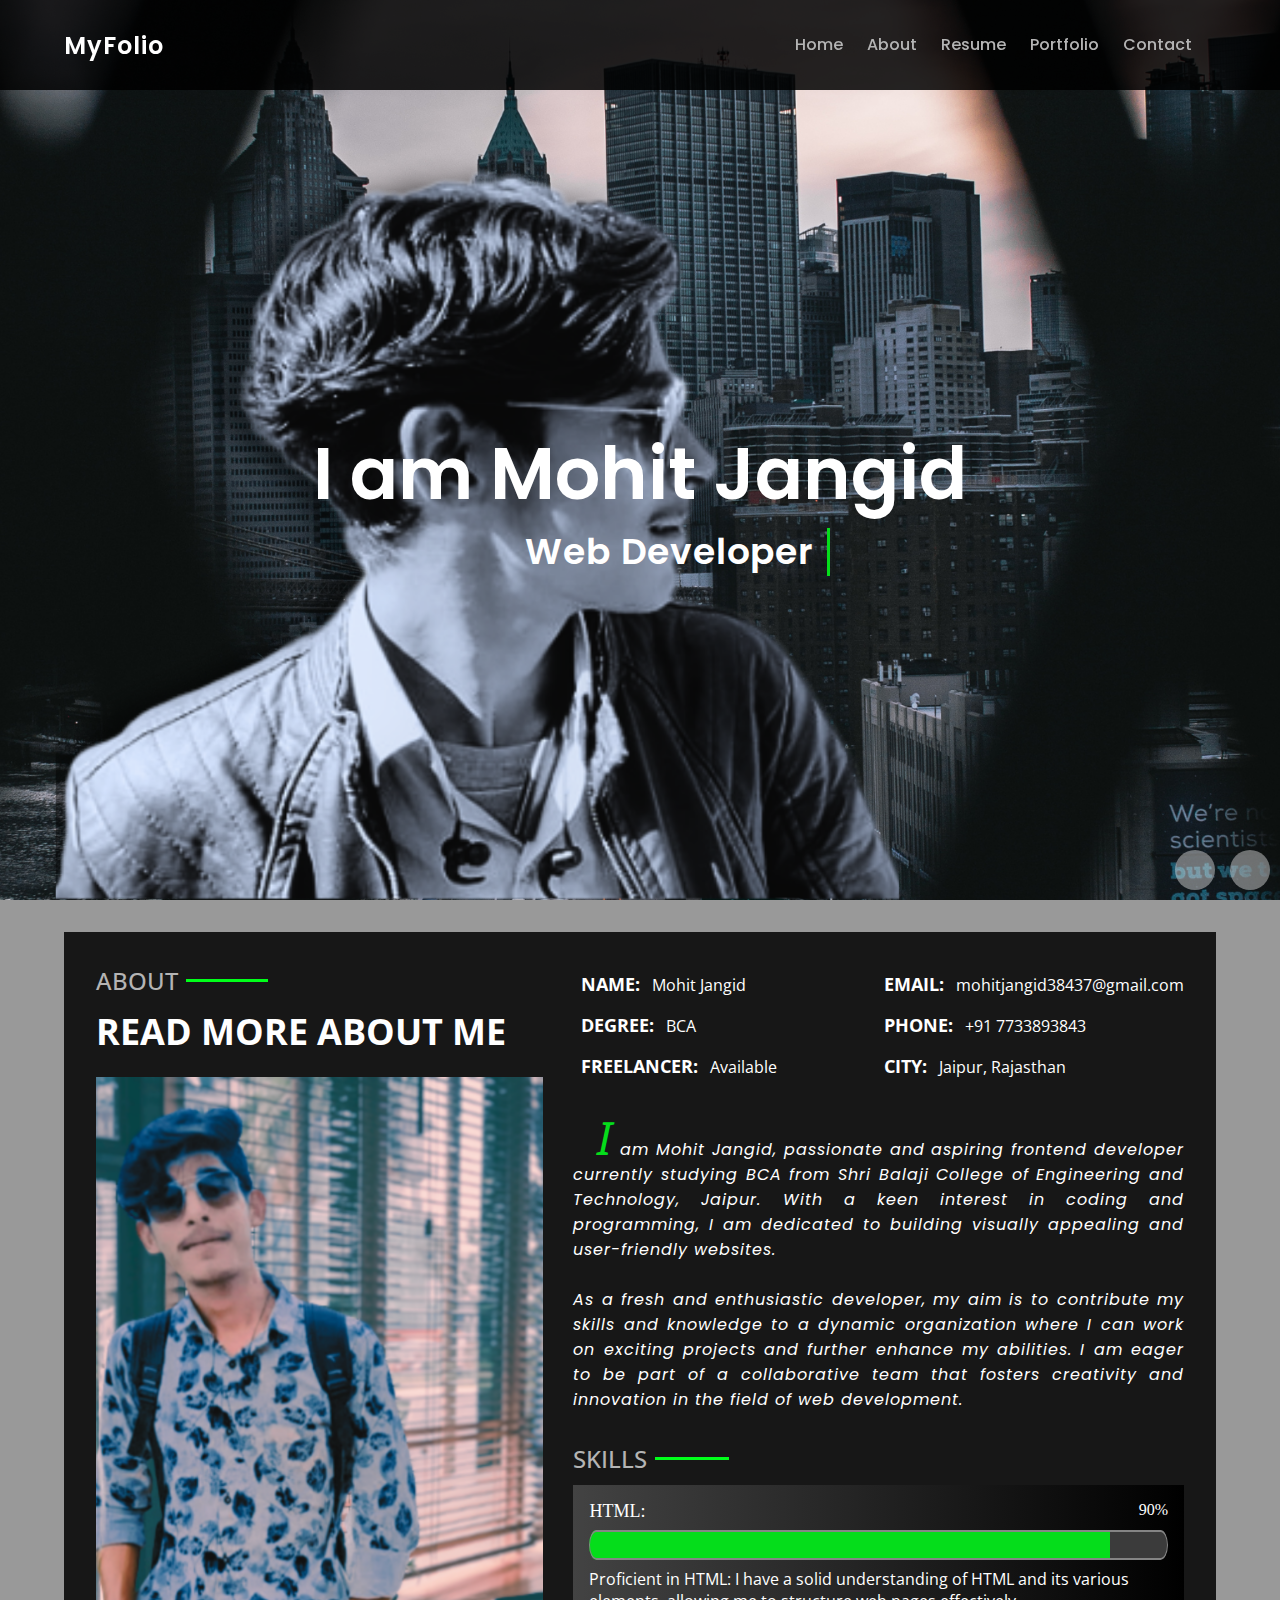
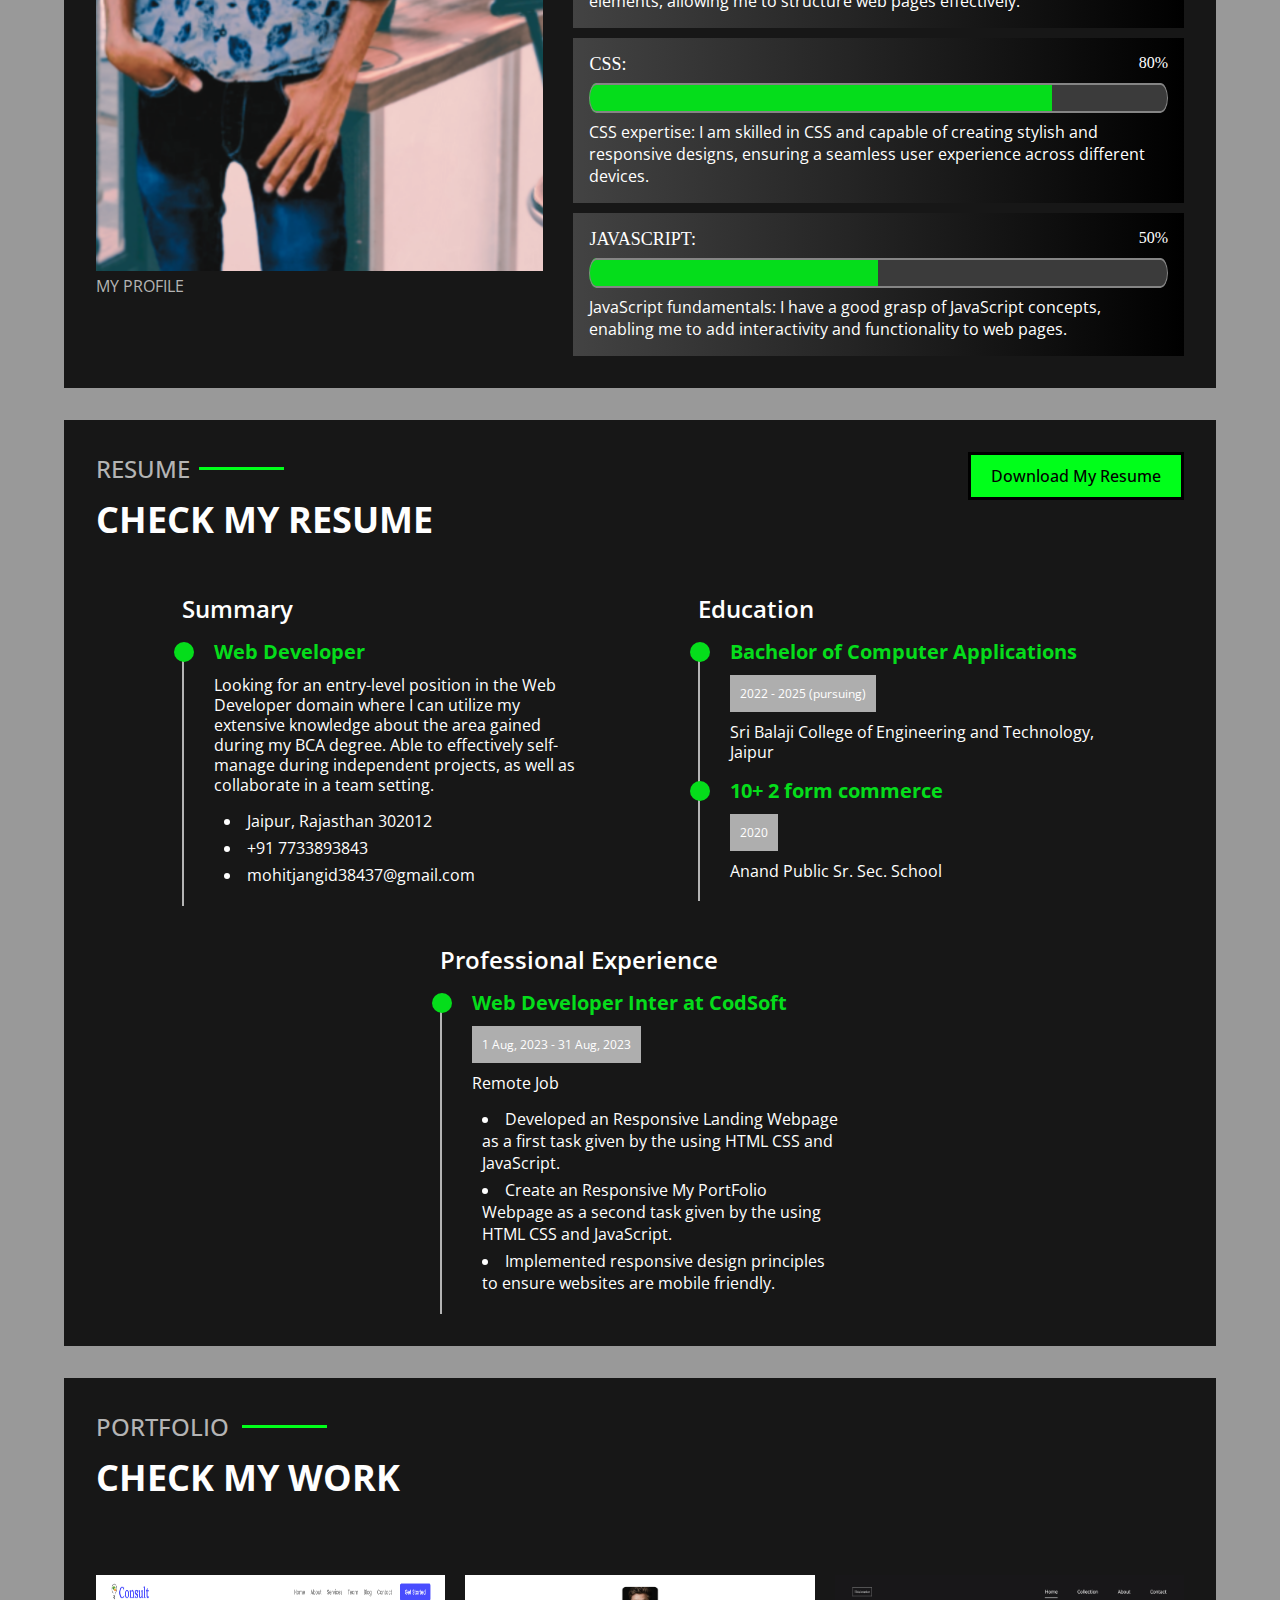
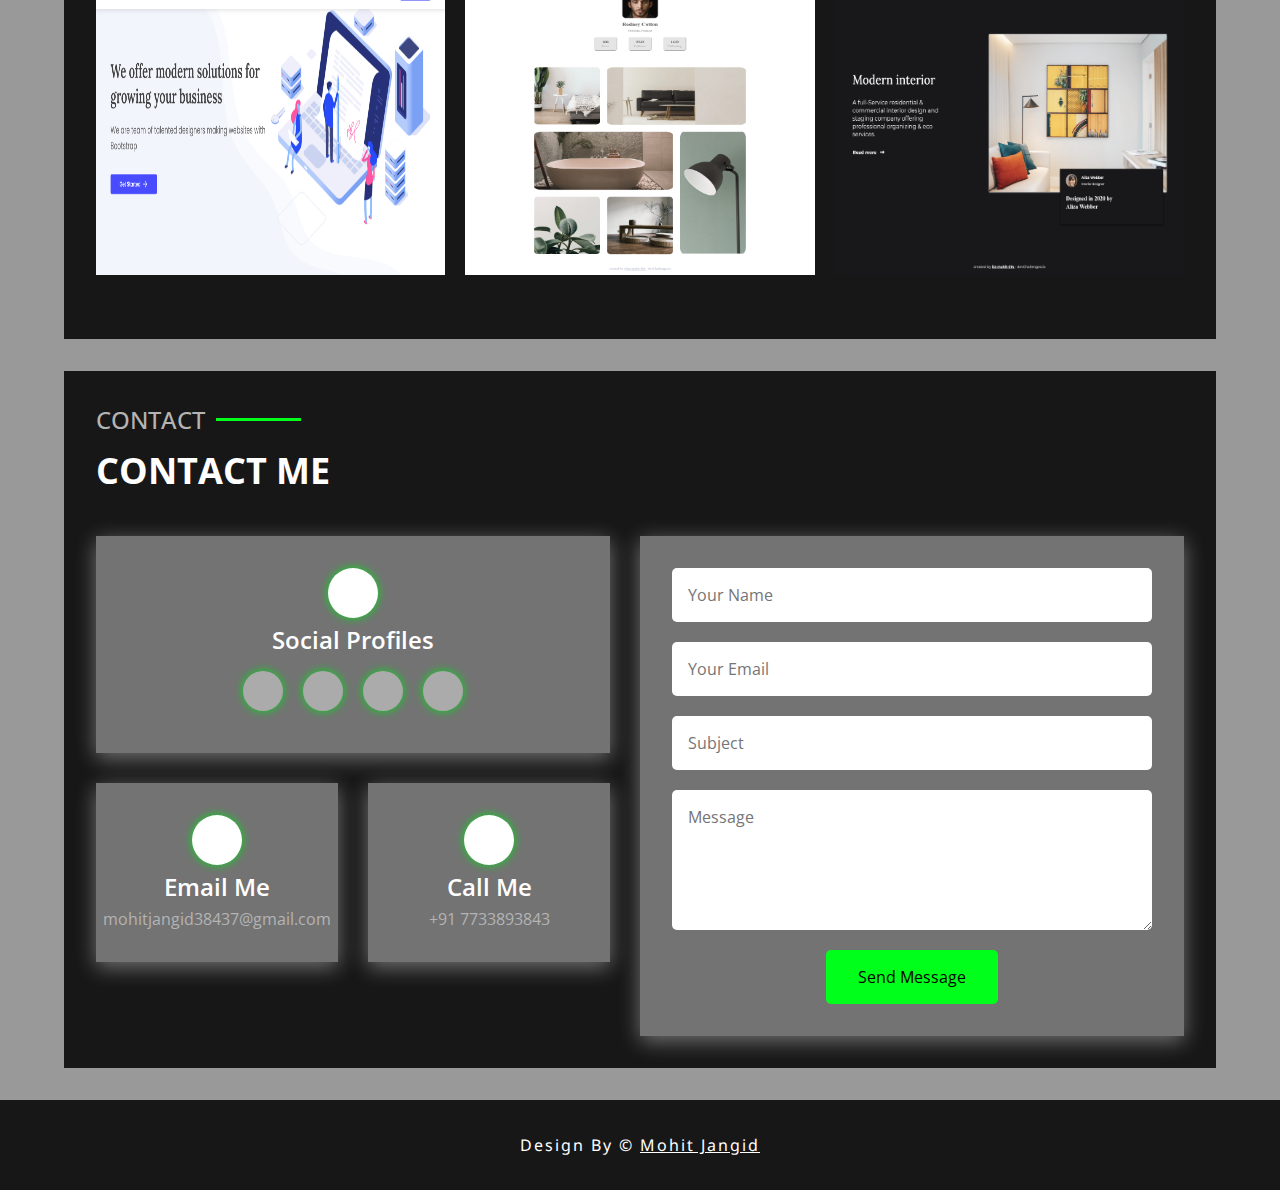
<file: My Portfolio/index.html>
<!-- 
  Author : Mohit Jangid
  Design : My ProtFolio Page
  Follow me on linkedin for more like this...
linkedin : https://www.linkedin.com/in/mohit487/

  Task Provided by CodeSoft company. 
 -->

<!DOCTYPE html>
<html lang="en">
  <head>
    <meta charset="UTF-8" />
    <meta name="viewport" content="width=device-width, initial-scale=1.0" />
    <title>My Portfolio</title>

    <!-- Link Favicone -->
    <link
      rel="shortcut icon"
      href="./Assets/pie-chart_10327278.png"
      type="image/x-icon"
    />
    <!-- stylesheet linking -->
    <link rel="stylesheet" href="style.css" />

    <!-- Google fonts -->
    <link rel="preconnect" href="https://fonts.googleapis.com" />
    <link rel="preconnect" href="https://fonts.gstatic.com" crossorigin />
    <link
      href="https://fonts.googleapis.com/css2?family=Noto+Sans:wght@400;500;600&family=Open+Sans:wght@400;500;600;700;800&family=Poppins:wght@300;400;500;600;700;800&display=swap"
      rel="stylesheet"
    />

    <!-- fontawesome Icons linking -->
    <link
      rel="stylesheet"
      href="https://cdnjs.cloudflare.com/ajax/libs/font-awesome/6.4.2/css/all.min.css"
      integrity="sha512-z3gLpd7yknf1YoNbCzqRKc4qyor8gaKU1qmn+CShxbuBusANI9QpRohGBreCFkKxLhei6S9CQXFEbbKuqLg0DA=="
      crossorigin="anonymous"
      referrerpolicy="no-referrer"
    />
  </head>

  <body>
    <!-- header section -->
    <header class="header">
      <div class="logo">
        <h1 class="logo-txt">MyFolio</h1>
      </div>
      <nav>
        <!-- Hamburger Menu -->
        <div class="hamburger-menu-container">
          <div class="hamburger-menu-lines line1"></div>
          <div class="hamburger-menu-lines line2"></div>
          <div class="hamburger-menu-lines line3"></div>
        </div>

        <!-- Nav Links -->
        <ul class="nav-links">
          <li class="nav-link-menus">
            <a href="#hero"> Home </a>
          </li>
          <li class="nav-link-menus">
            <a href="#about"> About </a>
          </li>
          <li class="nav-link-menus">
            <a href="#resume"> Resume </a>
          </li>

          <li class="nav-link-menus">
            <a href="#portfolio" class="nav-links-menus-items"> Portfolio </a>
          </li>
          <li class="nav-link-menus">
            <a href="#contact" class="nav-links-menus-items"> Contact </a>
          </li>
        </ul>
        <!-- Nav Links End -->
      </nav>
    </header>
    <!-- Header End... -->

    <!-- Main body with different section start -->
    <main>
      <!-- Hero Section start-->

      <section class="hero-section" id="hero">
        <!-- Hero Section title -->
        <h1 class="title">I am Mohit Jangid</h1>
        <!-- dynamic text  -->
        <div class="dynamic-text-container">
          <ul class="mulit-text-container">
            <li class="changing-text">Web Developer</li>
            <li class="changing-text">FrontEnd Engineer</li>
            <li class="changing-text">Freelancer</li>
          </ul>
        </div>

        <!-- Socials links -->
        <div class="social-links">
          <a href="https://www.instagram.com/pro_web_learner/">
            <span class="social-icons fa-brands fa-instagram"> </span>
          </a>

          <a href="https://www.linkedin.com/in/mohit487/">
            <span class="social-icons fa-brands fa-linkedin"> </span>
          </a>
        </div>
      </section>
      <!-- Hero SEction End -->

      <!-- About section start-->
      <!-- few styling for all section -->
      <section class="about-section different-sections" id="about">
        <div class="page-heading-wrapper about-title">
          <p>ABOUT</p>
          <h2>Read More About Me</h2>
          <div class="about-img">
            <figure>
              <img
                src="./Assets/about-me.png"
                alt="My Profile"
                loading="lazy"
              />
              <figcaption>My Profile</figcaption>
            </figure>
          </div>
        </div>

        <!-- Right container of about section -->
        <div class="right-about-details-wrapper">
          <!-- Personal Bio listing-->
          <div class="personal-bio">
            <ul>
              <li>
                <span class="icon"
                  ><i class="fa-solid fa-angle-right"></i>
                </span>
                <strong>Name:</strong>
                Mohit Jangid
              </li>

              <li>
                <span class="icon"
                  ><i class="fa-solid fa-angle-right"></i>
                </span>
                <strong>Degree:</strong>
                BCA
              </li>

              <li>
                <span class="icon">
                  <i class="fa-solid fa-angle-right"></i>
                </span>
                <strong>Freelancer:</strong>
                Available
              </li>
            </ul>

            <!-- second bio in about section -->
            <ul>
              <li>
                <span class="icon">
                  <i class="fa-solid fa-angle-right"></i>
                </span>
                <strong>Email:</strong>
                mohitjangid38437@gmail.com
              </li>

              <li>
                <span class="icon">
                  <i class="fa-solid fa-angle-right"></i>
                </span>
                <strong>Phone:</strong>
                +91 7733893843
              </li>

              <li>
                <span class="icon">
                  <i class="fa-solid fa-angle-right"></i>
                </span>
                <strong>City:</strong>
                Jaipur, Rajasthan
              </li>
            </ul>
          </div>
          <!-- Bio listing End -->

          <!-- about-section >> My details -->
          <p class="about-me-details">
            I am Mohit Jangid, passionate and aspiring frontend developer
            currently studying BCA from Shri Balaji College of Engineering and
            Technology, Jaipur. With a keen interest in coding and programming,
            I am dedicated to building visually appealing and user-friendly
            websites.
            <br />
            <br />
            As a fresh and enthusiastic developer, my aim is to contribute my
            skills and knowledge to a dynamic organization where I can work on
            exciting projects and further enhance my abilities. I am eager to be
            part of a collaborative team that fosters creativity and innovation
            in the field of web development.
          </p>

          <!-- Skills section wrapper  -->
          <div class="skills-wrapper">
            <!-- added page heading class to use same styling here  -->
            <div class="page-heading-wrapper">
              <p>Skills</p>
            </div>

            <!-- Different Skills with some text and progress bar -->
            <!-- HTML SKILLS -->
            <div class="skills">
              <label for="file">HTML:</label>

              <span class="skills-percentage"> 90% </span>

              <progress id="file" max="100" value="90">90%</progress>

              <p class="skills-about">
                Proficient in HTML: I have a solid understanding of HTML and its
                various elements, allowing me to structure web pages
                effectively.
              </p>
            </div>

            <!-- CSS skills -->
            <div class="skills">
              <label for="file">CSS:</label>

              <span class="skills-percentage"> 80% </span>

              <progress id="file" max="100" value="80">80%</progress>

              <p class="skills-about">
                CSS expertise: I am skilled in CSS and capable of creating
                stylish and responsive designs, ensuring a seamless user
                experience across different devices.
              </p>
            </div>

            <!-- JavaScript skills -->
            <div class="skills">
              <label for="file">JAVASCRIPT:</label>

              <span class="skills-percentage"> 50% </span>

              <progress id="file" max="100" value="50">50%</progress>

              <p class="skills-about">
                JavaScript fundamentals: I have a good grasp of JavaScript
                concepts, enabling me to add interactivity and functionality to
                web pages.
              </p>
            </div>
          </div>
          <!-- Skills End -->
        </div>
      </section>
      <!-- ABout SEction ENd -->

      <!-- Resume Section start -->
      <section class="resume-section different-sections" id="resume">
        <!-- Apply same styling to title of this section also -->
        <div class="page-heading-wrapper resume-title">
          <p>Resume</p>
          <h2>Check My Resume</h2>
        </div>

        <!-- resume download button -->
        <div class="download-my-resume" id="downloadResume">
          <button type="button">Download My Resume</button>
        </div>

        <!-- resume section More Details  -->

        <div class="resume-section-container">
          <!-- Summary container -->
          <div class="different-part-container">
            <h2 class="title">Summary</h2>
            <div class="resume-details-wrapper">
              <h3>Web Developer</h3>
              <p>
                Looking for an entry-level position in the Web Developer domain
                where I can utilize my extensive knowledge about the area gained
                during my BCA degree. Able to effectively self-manage during
                independent projects, as well as collaborate in a team setting.
              </p>

              <ul>
                <li>Jaipur, Rajasthan 302012</li>
                <li>+91 7733893843</li>
                <li>mohitjangid38437@gmail.com</li>
              </ul>
            </div>
          </div>

          <!-- Education container -->
          <div class="different-part-container">
            <h2 class="title">Education</h2>
            <!-- First education -->
            <div class="resume-details-wrapper">
              <h3>Bachelor of Computer Applications</h3>

              <div class="time-perion">
                <button type="button">2022 - 2025 (pursuing)</button>
              </div>
              <p class="college-name">
                Sri Balaji College of Engineering and Technology, Jaipur
              </p>
            </div>
            <!-- second education -->
            <div class="resume-details-wrapper">
              <h3>10+ 2 form commerce</h3>

              <div class="time-perion">
                <button type="button">2020</button>
              </div>
              <p class="college-name">Anand Public Sr. Sec. School</p>
            </div>
          </div>

          <!-- Experience container -->
          <div class="different-part-container">
            <h2 class="title">Professional Experience</h2>
            <div class="resume-details-wrapper">
              <h3>Web Developer Inter at CodSoft</h3>

              <div class="time-perion">
                <button type="button">1 Aug, 2023 - 31 Aug, 2023</button>
              </div>
              <p>Remote Job</p>
              <ul>
                <li>
                  Developed an Responsive Landing Webpage as a first task given
                  by the using HTML CSS and JavaScript.
                </li>
                <li>
                  Create an Responsive My PortFolio Webpage as a second task
                  given by the using HTML CSS and JavaScript.
                </li>
                <li>
                  Implemented responsive design principles to ensure websites
                  are mobile friendly.
                </li>
              </ul>
            </div>
          </div>
          <!-- Experience container end -->
        </div>
        <!-- resume all areas wrapper end -->
      </section>
      <!-- Resume Section end -->

      <!-- Portfolio Section Start -->
      <section class="portfolio-section different-sections" id="portfolio">
        <!-- Portfolio title -->
        <div class="page-heading-wrapper resume-title">
          <p>Portfolio</p>
          <h2>Check My Work</h2>
        </div>

        <!-- my portfolio works cards -->
        <div class="my-portfolio-work-cards">
          <!-- Card1 >> Landing Page -->
          <div class="work-cards" id="card1">
            <img src="./Assets/work1.png" alt="Landing Page" />
            <div class="work-cards-content">
              <h3>Responsive Landing Page</h3>
              <p>Get internship task form CodSoft</p>
              <div class="code-and-links">
                <a
                  href="https://itz-mohit-014.github.io/codsoft/landingPage/index.html"
                >
                  <i class="fa-solid fa-link" title="Line-preview"></i>
                </a>

                <a href="https://github.com/itz-mohit-014/codsoft.git">
                  <i class="fa-solid fa-code" title="Github Code Link"></i>
                </a>
              </div>
            </div>
          </div>

          <!-- Card2 >> Image Gallry Page -->
          <div class="work-cards" id="card2">
            <img src="./Assets/work2.png" alt="Image Gallery Page" />
            <div class="work-cards-content">
              <h3>Responsive Image Gallery Page</h3>
              <p>Get challenges from Divchallenges and solved this</p>
              <div class="code-and-links">
                <a
                  href="https://itz-mohit-014.github.io/my-gallery-master-responsive-challenge/"
                >
                  <i class="fa-solid fa-link" title="Line-preview"></i>
                </a>

                <a
                  href="https://github.com/itz-mohit-014/my-gallery-master-responsive-challenge.git"
                >
                  <i class="fa-solid fa-code" title="Github Code Link"></i>
                </a>
              </div>
            </div>
          </div>

          <!-- Card1 >> Interior Design Page -->
          <div class="work-cards" id="card3">
            <img src="./Assets/work3.png" alt="Interior Design Page" />
            <div class="work-cards-content">
              <h3>Responsive Interior Design Page</h3>
              <p>Get challenges from Divchallenges and solved this</p>
              <div class="code-and-links">
                <a
                  href="https://itz-mohit-014.github.io/interior-consultant-page-challenge-solve/"
                >
                  <i class="fa-solid fa-link" title="Line-preview"></i>
                </a>

                <a
                  href="https://github.com/itz-mohit-014/interior-consultant-page-challenge-solve.git"
                >
                  <i class="fa-solid fa-code" title="Github Code Link"></i>
                </a>
              </div>
            </div>
          </div>
          <!-- Interior page end-->
        </div>
        <!-- protfolio work wrapper end-->
      </section>
      <!-- Portfolio Section end -->

      <!-- contact section start -->
      <section class="contact-section different-sections" id="contact">
        <!-- contact title -->
        <div class="page-heading-wrapper resume-title">
          <p>Contact</p>
          <h2>Contact me</h2>
        </div>

        <!-- Contact From wrapper -->
        <div class="contact-form-wrapper">
          <!-- Left container include Email, Phone no, Social Media -->
          <div class="left-form-container">
            <!-- Social Profiles container -->
            <div class="contact-info-container" id="social-profiles">
              <div class="icon"><i class="fa-solid fa-share-nodes"></i></div>
              <p class="title">Social Profiles</p>
              <div class="social-icons">
                <a href="https://www.instagram.com/pro_web_learner/">
                  <i class="fa-brands fa-instagram"> </i>
                </a>
                <a href="https://www.linkedin.com/in/mohit487">
                  <i class="fa-brands fa-linkedin"></i>
                </a>
                <a href="https://github.com/itz-mohit-014/">
                  <i class="fa-brands fa-github"></i>
                </a>
                <a href="https://codepen.io/itz-mohit-014">
                  <i class="fa-brands fa-codepen"></i>
                </a>
              </div>
            </div>

            <!-- Email container -->
            <div class="contact-info-container" id="email">
              <div class="icon"><i class="fa-solid fa-envelope"></i></div>
              <p class="title">Email Me</p>
              <span id="my-mail"> mohitjangid38437@gmail.com </span>
            </div>

            <!-- Phone No. container -->
            <div class="contact-info-container" id="contact-number">
              <div class="icon"><i class="fa-solid fa-phone-volume"></i></div>
              <p class="title">Call Me</p>
              <span id="my-contact"> +91 7733893843 </span>
            </div>
          </div>

          <!-- Right container form fill data -->
          <div class="right-form-fill-container">
            <form method="post" href="mailto:mohitjangid@gmail.com">
              <input
                type="text"
                name="fname"
                id="name"
                placeholder="Your Name"
              />
              <input
                type="text"
                name="email"
                id="mail"
                placeholder="Your Email"
              />
              <input
                type="text"
                name="Subject"
                id="subj"
                placeholder="Subject"
              />
              <textarea
                name="msg"
                id="msg"
                cols="30"
                rows="10"
                placeholder="Message"
              ></textarea>

              <div class="btn">
                <a href="mailto:mohitjangid38437@gmail.com">
                  <button type="button">Send Message</button>
                </a>
              </div>
            </form>
          </div>
          <!-- Right section end -->
        </div>
        <!-- contact info wrapper end-->
      </section>
      <!-- contact section end -->
    </main>
    <!-- Main Body container end -->

    <!-- Footerr Section -->
    <footer>
      <div class="design-credit">
        <p class="credit-txt">
          Design By &copy;
          <a href="https://www.linkedin.com/in/mohit487"> Mohit Jangid </a>
        </p>
      </div>
    </footer>

    <!-- Linking JS fils -->
    <script src="./script.js"></script>
  </body>
</html>
</file>
<file: codesoft_task3/style.css>
:root{
    /* ***Declaring common Variables**** */

    /* for calculator background */
    --bg-color-dark:rgb(4, 5, 8);
    --bg-color-light:rgb(238, 241, 247) ;
    --bg-color-btn-gray:rgb(69, 72, 79);
    --bg-color-btn-sky-hover: rgb(0, 140, 255);
    
      /* for text color */
    --color-gray:rgb(128, 128, 128);
    --color-light:#EEF1F7 ;
    --color-sky2: rgb(103, 160, 207);
    --color-btn-sky: rgb(0, 140, 255);

    /* for font styling */
    --font-family: 'Poppins', sans-serif;
    --font-big:36px;
    --font-size-btn:26px;

}

*{
    margin: 0;
    padding: 0;
    box-sizing: border-box;
}

body{
    height: 100vh;
    width: 100vw;
    background: linear-gradient(to bottom, pink, blue);
    display: flex;
    justify-content: center;
    align-items: center;
}
/* calculator body styling */
#calculator-body{
    width: min(100vw , 450px);
    height: 650px;
    background-color: var(--bg-color-dark);
    border-radius: 2rem;
    padding: 2rem;
}
/* claculator screen styling */
.calculator-screen{
    display: flex;
    flex-direction: column;
    justify-content: flex-end;
    gap: 8px;
    height: 30%;
    padding-bottom: 2rem;
}

input {
    text-align: right;
    outline: none;
    border: none;
    border: 2px solid var(--color-light);
    background-color: var(--bg-color-light);
    box-shadow: inset 10px 10px 5px  rgba(4, 5, 8, 0.9), inset -10px -10px 5px  rgba(4, 5, 8, 0.9); 
    border-radius: 1rem;
    padding: 0px 1.5rem ;
    font-size: var(--font-big);
    height: 100%;
    width: 100%;
    color: var(--color-btn-sky);   
}

/* button container styling */
.calculator-btn-wrapper{
    width: 100%;
    height: 60%;
    display:grid ;
    grid-template-columns: repeat( 4 ,1fr);
    gap: 15px 18px;
}

/* btn styling start */
button{
    font-family: var(--font-family);
    font-size: var(--font-size-btn);
    font-weight: 600;
    color: var(--color-btn-sky);
    background-color: var(--bg-color-btn-gray);
    cursor: pointer;
    outline: none;
    border: none;
    padding: 1rem;
    border-radius: 1rem;
    transition: 0.2s;
}
button:hover{
    box-shadow: -8px 8px 20px var(--color-sky2);
}
button:active{
    transform: scale(0.95);
}
button.remove{
    background-color: rgb(215, 213, 213);
    color: var(--color-gray);
}
/* operation btn some different styling */
button.operations{
    font-weight: 800;
    background-color: rgba(0, 140, 255, 0.8);
    color: rgb(128, 190, 241);
}
button.operations:hover{
    background-color: var(--bg-color-btn-sky-hover);
    color: var(--color-light);
}
button#addition{
    grid-row: 2 span ;
}

button:nth-child(17){    
    grid-column: 2 span;
}
</file>
<file: codsoft_task1 ( landingPage )/style.css>
/* 

Author : Mohit Jangid
Follow me on linkedin for more like this...
linkedin : https://www.linkedin.com/in/mohit487/
*********** GENERAL STYLING ********** 

*/

*{  
    margin: 0;
    padding: 0;
    box-sizing: border-box;
}

:root{
    /* variables for font styling */
    --font-heading:  'Lora', serif;
    --font-general: 'Poppins', sans-serif;

    /* heading font size  */
    --big-size-heading:46px;
    --medium-size-heading:36px;
    --small-size-heading:24px;

    /* para font size */
    --big-size-para:24px;
    --small-size-para:16px;
    --extra-small-size-para:14px;


    
    /* variable for bg-color and color */
    --bg-color-primary-dark: rgb(5, 1, 66);
    --bg-color-primary-light: rgb(30, 40, 224);
    --bg-color-primary: rgb(73, 76, 254);
    --bg-color-white:rgb(255,255,255);


    
    --color-dark-gray:rgb(180, 180, 180);
    --color-primary-gray: rgb(128, 128, 128);
    --color-secondary-white:rgb(255, 255, 255);
    --hover-color-blue:  rgb(40, 30, 224);

    --color-dark-blue: rgb(12, 12, 73);
}

html{
    scroll-behavior: smooth;
}

.header{
    height: 10vh;
    width:100vw ;
    padding: 2.5rem 4rem;
    margin: auto;
    display: flex;  
    justify-content: space-between;
    align-items: center;   

    position: fixed;
    z-index: 1; 
    top: 0px;
    background-color: white;
    box-shadow: 0px 1px 10px rgba(128, 128, 128,0.3);
}

.logo{
    display: flex;
    align-items: center;
    gap: 5px;
    cursor: pointer;

}

.logo img{
    width: 32px;
}
.logo-txt{
    
    color:var(--bg-color-primary);
    font-size: var(--medium-size-heading);
    font-family: var(--font-heading);
    font-weight: bolder;
}

header nav{
    display: flex;
    justify-content: center;
    align-items: center;
    gap: 20px;
    position: relative;

}

.hamburger-menu-container{
    position: relative;
    z-index: 1;
    cursor: pointer;
    display: none;
}

.hamburger-menu-container > .hamburger-menu-lines{
    height: 5px;
    width: 35px;
    border-radius: 4px;
    background-color: var(--bg-color-primary);
    transition: 0.5s;
    margin-top: 5px;
}

.hamburger-menu-container.active > .line1{
    transform: translateY(10px) rotate(45deg);
}
.hamburger-menu-container.active > .line2{
    opacity: 0;
}
.hamburger-menu-container.active > .line3{
    transform: translateY(-10px) rotate(-45deg);
}


.nav-links{
    list-style-type: none;
    display: flex;
    margin-right: 1rem;
    transition: 0.5s;

}



.nav-link-menus{

    position: relative;
    margin-left: 1.5rem;
    transition: 0.5s;
}

.nav-link-menus::after{
    content: '';
    position: absolute;
    bottom:0px ;
    left: 0px;
    right: 0px;
    top: 100%;
    height: 4px;
    border-radius: 5px;
    background-color:  var(--bg-color-primary);
    transform: scaleX(0);
    transform-origin:right;
    transition: transform 0.3s ;
}

.nav-link-menus:is(:hover, :focus, :active)::after{
    transform: scaleX(1);
    transform-origin: left;

}


.nav-link-menus > a{ 
    display: block;
    line-height: 42px;
    text-decoration: none;
    font-size: 1rem;
    font-family: var(--font-general);
    font-weight:500;
    color: var(--color-primary-gray);
}
.nav-link-menus > a:hover, a.active{
    color:var(--bg-color-primary) ;
 }

 .get-started-btn, .btn-primary{
     font-size: 1rem;
     font-family: var(--font-general);
     font-weight: 500;
     border: 2px solid transparent;
     border-radius: 5px;
     background-color: var(--bg-color-primary);
     color: var(--color-secondary-white);
     display: flex;
     align-items: center;
     gap: 8px; 
    cursor: pointer;
     padding: 0.4rem 1.2rem;
}

.btn-primary:hover{

     background-color: var(--color-secondary-white);
     color: var(--bg-color-primary);
     border-color: var(--bg-color-primary);

 }
 .btn-primary:active{
    scale: 0.95;
 }


 /* *******Hero Section styling****** */
.hero-section{
    margin: auto;
    height: 100vh;
    padding: 4rem;
    display: flex;
    justify-content: space-between;
    align-items: center;
    flex-wrap: wrap;
    
    background: url(./Assests/hero-bg.png) top center no-repeat ;
    background-attachment: fixed;
    background-size:cover;
    transition: 0.5s;
}

.left-hero-wraper{
    flex: 1 0 50%;
    max-width: 700px;
    /* width: 48%; */
    transition: 0.5s;
}
.left-hero-wraper > h1 {
    font-family: var(--font-heading);
    font-weight: 600;
    font-size: var(--big-size-heading);
    /* color: var(--bg-color-primary-dark); */
    color: rgb(66, 65, 65);
}

.left-hero-wraper > p{
    font-family: var(--font-general);
    font-size: var(--big-size-para);
    font-weight: 400;
    margin: 2rem 0px;
    color: rgba(66, 65, 65, 0.8);
}

.left-hero-wraper > .get-started-btn{
    padding: 0.6rem 2.4rem;
    margin-top: 3rem;
  

}
/* btn class from google font */
.material-symbols-outlined {
  font-variation-settings:
  'FILL' 0,
  'wght' 500,
  'GRAD' 0,
  'opsz' 48 ;
}

.btn-forward-arrow{    
    animation: moving-forward 1s linear infinite alternate ;
}

@keyframes moving-forward{
    0%{
        transform: translateX(0px);
        
    }
    100%{
        transform: translateX(10px);

    }
}


.right-hero-wraper{
    flex: 1 0 50%;
    /* max-width: 40%; */
}
.right-hero-wraper > img{
    width: 100%;
    animation: moving-up-down 1s linear infinite alternate ;
}

@keyframes moving-up-down{
    0%{
        transform: translateY(0px);
        
    }
    100%{
        transform: translateY(25px);

    }
}


/* *******About Section styling****** */

.about-section{
    display: flex;
    justify-content:center;
    align-items: center;
    margin: auto;  
    padding: 6rem 0px;
    transition: 0.5s;
}

.about-content-wraper{
    flex: 1 0 50%;
    max-width: 650px;
    padding: 1.5rem 2.5rem;
    display: flex;
    align-items: flex-start;
    justify-content: center;
    flex-direction: column;
    border-top-left-radius: 10px;
    border-bottom-left-radius: 10px;
    background-color: rgba(0, 25, 246, 0.04);
}
.about-content-wraper > p.who-we-are{
    cursor: pointer;
    color: blue;
    text-transform: uppercase;
    font-size:18px;
    font-family: var(--font-general);

}
.about-content-wraper > h2{
    font-family: var(--font-heading);
    font-weight: 500;
    font-size: 28px;
    color: rgb(12, 12, 73);
}

.about-content-wraper > p{
    font-family: var(--font-general);
    font-size: 1rem;
    text-align: justify;
    margin: 1rem 0px;
    color: gray;

/* text ellispsis */
    display: -webkit-box;
    max-width: 100%;
    -webkit-line-clamp: 3;
    -webkit-box-orient: vertical;
    overflow: hidden;

}

.read-more-btn{
    margin-top: 1rem;
}
.read-more-btn > .btn-forward-arrow{ 
    animation: none;
}

.read-more-btn:hover > .btn-forward-arrow{    
    animation: moving-forward 0.5s linear infinite alternate ;
}

.about-image{
    margin-top:20px ;
    max-width: 620px;
    
}

.about-image > img{
    border-radius: 10px;
    width: 100%;
} 


/* *****Our Values, Feature, services Section Styling***** */

.different-section{

    display: flex;
    justify-content: center;
    align-items:center ;
    flex-direction: column;
    padding: 6rem 0px 2rem;
    margin: auto;
    transition: 0.5s;

}
.different-section > p{
    font-size: var(--small-size-para);
    font-family: var(--font-general);
    font-weight: 500;
    color: var(--hover-color-blue);
    text-transform: uppercase;
}

.different-section > h2 {
    color: rgb(12, 12, 73);
    font-size: var(--medium-size-heading);
    line-height: 200%;
    text-align: center;
}

.value-cards-wrapper{
    display: flex;
    justify-content:center;
    align-items: flex-start;
    flex-wrap: wrap;
    gap: 30px;
    margin: 4rem auto;
    padding: 1rem;

}

.value-cards{
    flex: 1 1 40%;
    display: flex;
    justify-content: center;
    align-items: center;
    flex-direction:column ;
    max-width: 400px;
    padding: 20px 40px;
    border-radius: 5px;
    box-shadow: 0px 0px 3px rgba(0, 0, 0, 0.15);
    cursor: pointer;
    transition: all 0.3s;

}
.value-cards:hover{
    box-shadow: 0px 4px 15px rgba(0, 0, 0, 0.2);
}

.value-cards:hover > .value-card-img{
    scale: 0.9;
}
.value-card-img{

    transition: scale 0.3s ease-in-out;
    max-width:400px;

}
.value-card-img > img{
    width: 100%;
}

.value-card-title{
    font-size: var(--big-size-para);
    font-family: var(--font-general);
    font-weight: 500;
    color: rgb(12, 12, 73);
    text-align: center;

}

.value-card-description{
    font-family: var(--font-general);
    font-weight: 400;
    text-align: center;
    padding: 1rem 0px ;
    color: var(--color-primary-gray);
}

/* ****Feature Section more styling****** */
.feature-wraper{
    transition: 0.3s;
    display: flex;
    justify-content: center;
    align-items: center;
    flex-wrap: wrap;
    gap: 20px;
}   

.left-feature-img-wraper{
    flex:1 0 49%;
}
.left-feature-img-wraper > img{
    width: 100%;
}

.right-feature-list-item-wraper{
    flex: 1 0 49%;
    transition: 0.3s;
    display: grid;
    grid-template-columns: repeat(2, 2fr);
    grid-template-rows: repeat(3, 1fr);
    grid-gap: 25px 30px;
}
.right-feature-list-item-wraper > .feature-items{
    display: flex;
    gap: 10px;
    justify-content: flex-start;
    align-items: center;
    padding: 20px;
    box-shadow: 0px 0px 20px rgba(0, 0, 0, 0.12);
    cursor: pointer;
}

.right-feature-list-item-wraper > .feature-items > input{
    accent-color: var(--color-primary-gray);
    width: 30px;
    height: 30px;
    transition: accent-color  0.3s;
}
.right-feature-list-item-wraper > .feature-items:hover > input{
    accent-color: var(--hover-color-blue);
}

.right-feature-list-item-wraper > .feature-items > p{
    font-size: 18px;
    font-family: var(--font-general);
    font-weight: 500;
    color: var(--color-dark-blue);
}

/* ***** Our Services styling****** */

.services-cards-wrapper{
    margin: 2rem auto;
    display: flex;
    justify-content: center;
    align-items: center;
    gap: 30px;
    flex-wrap: wrap;
}

.services-cards{
    position: relative;
    max-width: 400px;
    cursor: pointer;
    display: flex;
    flex-direction: column;
    align-items: center;

}

.services-cards:hover > .services-card-img > img{
    scale: 1.2;
}

.services-card-img{
    width: 100%;
    border-radius: 10px;
    overflow: hidden;
}

.services-card-img > img{
    transition: 0.4s;
    width: 100%;
    
}

.services-card-content{
    position: relative;
    bottom: 80px;
    width: 85%;
    padding: 20px 30px 40px;
    border-radius: 10px;
    max-height: 100%;
    background-color: white;
    box-shadow: 0px 1px 10px rgba(0, 0, 0, 0.2);
    background-color:rgba(255, 255, 255, 0.8);
    backdrop-filter: blur(5px);

}

.services-card-content > .services-card-title , .services-card-description{
    text-align: center;
    font-size: var(--big-size-para);
    font-family: var(--font-general);
    font-weight: 600;
    color: var(--color-dark-blue);
    padding: 4px 0px;
    margin-top: 10px;

}

.services-card-content > .services-card-description{
    font-size: var(--small-size-para);
    color: rgba(0, 0, 0, 0.6);
    padding: none;

}

/* glass door effect icon styling */
.services-card-icon{
    height: 80px;  
    width: 80px;
    position: absolute;
    left: 37%;
    top: -20%;
    border-radius: 50%;
    background-color: var(--bg-color-primary-dark);
    border: 4px solid white;
    display: flex;
    justify-content: center;
    align-items: center;
    transition: 0.5s;
}


.services-icon{
    scale: 1.4;
    color: white !important;
    transition: 0.5s;
}


.services-cards:hover > .services-card-content > .services-card-icon{ 
    background-color: white;
    border: none;
    outline: 1px solid var(--bg-color-primary-dark);
}


.services-cards:hover > .services-card-content > .services-card-icon > .services-icon{
    color: var(--bg-color-primary-dark) in !important;
}


/* Team section styling */

.team-cards-wraper{
    margin: 2rem auto;
    display: flex;
    justify-content: center;
    align-items: flex-start;
    flex-wrap: wrap;
    gap: 20px;
}

.team-cards{
    flex: 1 1 50%;
    max-width: 280px;
    margin: 30px 0px;
    border-radius: 5px;
    box-shadow: 0px 0px 5px rgba(0, 0, 0, 0.2);
    overflow: hidden;
    transition: 0.3s;
    position: relative;
    cursor: pointer;
}


.team-cards:hover{
    transform: scale(1.1);
}
.team-member-img{
    width: 100%;

}
.team-member-img > img{
    width: 100%;
}


.social-icons{
    position: absolute;
    top: 50px;
    right: 10px;
    width: 40px;
    height: 150px;
    border-radius: 4px ;
    background-color: rgba(255, 255, 255, 0.6);
    backdrop-filter: blur(50px);
    display: flex;
    flex-direction: column;
    justify-content: center;
    align-items: center;
    gap: 10px;
    transform: translateX(70px);
    transition: 0.3s;
}

.team-cards:hover > .social-icons {
    transform: translateX(0px);
}

.social-icons > a{
    text-decoration: none;

}
.social-icons > a:hover  > i{
    scale: 1.1;
}
.social-icons > a > i{
    transition: 0.3s;
    color: rgb(85, 85, 226);
    font-size: 20px;

}

.team-about{
    display: flex;
    justify-content: flex-start;
    align-items: center;
    flex-direction: column;

}
.team-about > h3{
    font-size: 26px;
    color: var(--color-dark-blue);
    font-family: var(--font-heading);
}

.team-about > p{
    font-size: 16px;
    color: #444444;
    font-family: var(--font-para);
    font-style: italic;
    padding: 1rem;
    text-align: center;
    letter-spacing: 1px;
    line-height: 120%;

}

.team-about :nth-child(2){
    color:gray;
    margin: none;
    padding: 0px;
    font-size: 16px;   
}

/* *****Contact section styling***** */

.contact-form-container{
    display: flex;
    justify-content: center;
    align-items: flex-start;
    flex-wrap: wrap;
    gap: 30px;
    margin: 2rem auto;
}

.left-address-containder{
    display: flex;
    justify-content:center;
    align-items: flex-start;
    flex-wrap: wrap;
    flex:1 0 40%;
    gap: 30px;
}

.address-box{
    width: min(280px, 340px);
    padding: 1.5rem 0px 1.5rem 2rem;
    background-color: rgba(40, 30, 224, 0.03);
}

.address-icons > i{
    color: rgb(30, 40, 224);
    font-size: 36px;

}
.address-box > h4{
    font-size: var(--small-size-heading);
    color: var(--color-dark-blue);
    font-family: var(--font-heading);
    padding: 10px 0px;

}
.address-box > p{
    color: gray;
    font-size: 16PX;
    font-family: var(--font-general);
}

.right-address-form-container{
    flex:1 0 50%;
    margin: auto;
    background-color: rgba(40, 30, 224, 0.03);

}

.contact-us-form{
    padding: 2rem;
    display: flex;
    /* flex-direction:column; */
    flex-wrap: wrap;
    gap: 30px;
    
}
.contact-us-form >  input{
    flex: 1 0 45%;
    border: none;
    outline: 1px solid gray;
    color: gray;
    padding: 8px 12px;
    width: 45%;
    font-size: 14px;
    font-family: var(--font-general);
    font-weight: 400;
}

.contact-us-form > .subject-input{
    width: 100%;
}

.contact-us-form > textarea{
    resize: vertical;
    width: 100%;
    min-height: 100px;
    border: none;
    outline: 1px solid gray;
    color: gray;
    padding: 8px 12px;
    font-size: 14px;
    font-family: var(--font-general);
    font-weight: 400;
}

.send-msg-btn{
    max-width: 220px;
    margin: auto;
}

/* footer styling */

.footer-top{
    background: linear-gradient(to bottom, rgb(12, 19, 79) 20% , rgba(29, 38, 125, 0.85) );
    display:flex ;
    justify-content: space-evenly;
    align-items: flex-start;
    flex-wrap: wrap;
    padding: 4rem 2rem;

}

.left-area-about-footer, .footer-links{
    flex: 0 0 250px;

}

.left-area-about-footer > h3{
    font-size: var(--small-size-heading);
    text-transform: uppercase;
    color: #fff;
    font-family: var(--font-heading);
    font-weight: 900;


}
.left-area-about-footer > p{
    margin: 16px 0px;
    color: #fff;
    font-family: var(--font-general);
    font-size: 12px;

}

.footer-links {
    padding: 20px 0px;
}
.footer-links > p{
    color: #fff;
    font-family: var(--font-general);
    font-size: 16px;
    font-weight: 600;
    position: relative;
}
.footer-links > p::after{
    content: "";
    position: absolute;
    bottom: -10px;
    left: 0px;
    width: 20px;
    height: 2px;
    background-color: rgb(136, 136, 218);

}

.footer-links > ul{
    margin:20px 0px ;
    list-style-type: none;
}
.menus {
    transition: 0.3s;

}
.menus > a{
    font-family: var(--font-general);
    font-size: 14px;
    line-height: 200%;
    color: white;
    text-decoration: none;
}

.menus:hover{
    transform: translateX(8px);
}

.menus > a > i{
    padding-right: 6px;
}

.footer-links > .newsletter-txt{
    max-width: 400px;
    font-weight: 400;
    font-size: 14px;
    margin: 2rem 0px;
}
.footer-links > .newsletter-txt::after{
    display: none;
}

.newsletter-form{
    max-width: 400px;
    position: relative;
}
.newsletter-form > input{
    outline: 1px solid rgb(136, 136, 218);
    border: none;
    padding: 10px ;
    width: 100%;
    color: rgb(128, 128, 128);
    font-size: 14px;
}

.newsletter-form > button{
    position: absolute;
    top:-1px ;
    right:-1px;
    border-radius: 0px;
}

.footer-bottom{
    display: flex;
    justify-content: space-between;
    align-items: center;
    flex-wrap: wrap;
    padding: 2rem 3rem ;
    background-color:  rgb(12, 19, 79) ;
}

.left-footer-copyright{
    color: #fff;
    max-width: 350px;
    margin-bottom: 30px;
}


.right-footer-social-links > a{
    text-decoration: none;
    border-radius: 5px;
    display: inline-block;
    height: 50px;
    width: 50px;
    background-color:rgba(255, 255, 255, 0.2);
    margin: 0px 6px;

}
.right-footer-social-links > a:hover > i{
    scale: 1.2;
    color: #4e99cf;
}
.right-footer-social-links > a > i{
    color: #fff;
    font-size: 28px;
    translate: 50% 40%;
    transition: 0.3s;
}

/* Responsive styling for different devices  */

/* ***FOR MOBILE DEVICE*** */
@media screen and (width <= 767px) {
    .header{
        padding: 2rem ;
    }

    .logo-txt{
        font-size:var(--small-size-heading) ;
    }

    nav > .get-started-btn{
        display: none;
    }

    .hero-section{
        padding: 4rem 2rem;
    }

    .left-hero-wraper{
        margin-bottom: 2rem;
        flex: 1 0 100%;
    }

    .left-hero-wraper > h1 {
        font-size: var(--small-size-heading);
    }

    .left-hero-wraper > p{
        font-size: var(--small-size-para);
    }

    .about-content-wraper{
        padding: 1rem 1.5rem;
    }
    .about-content-wraper > p.who-we-are{
        font-size: var(--extra-small-size-para);
    }
    .about-content-wraper > h2{
        font-size: var(--small-size-heading);

    }

    .different-section{
        padding: 1rem 0px;

    }
    .different-section > h2 {
        font-size: var(--small-size-heading);
    }

    .right-address-form-container{
        flex:1 0 100%;
    }

    .right-feature-list-item-wraper{
        display: flex;
        flex-wrap: wrap;
        justify-content: center;
        align-items: stretch;
        padding: 20px;
        gap: 10px;
    }

    .right-feature-list-item-wraper > .feature-items{
        flex: 1 1 42vw;
        padding: 14px;
    }

    .right-feature-list-item-wraper > .feature-items > p{
        font-size: var(--extra-small-size-para);
    }

    .services-card-content > .services-card-description{
        font-size: var(--extra-small-size-para);
        padding: 16px;

    }

    .services-card-icon{
        left: 33%;
    }

}


/* FOR TABLET  */
@media screen and (767px <= width <= 991px) {

    .left-hero-wraper > h1 {
        font-size: var(--medium-size-heading);
    }

}

/* ***FOR ALL MOBILE DEVICES AND BIG TABLET*** */

@media screen and ( width <= 991px) {

    /* FOR HEADER HAMBURGER MENUS AND NAV-LINKS */
    .hamburger-menu-container{
        display: block;
    }
    .hamburger-menu-container.active ~ .nav-links{
        left: 0%;
    } 
    .nav-links{
        height: 100%;
        width: 100vw;
        background: linear-gradient(to bottom, rgb(12, 19, 79) 20% , rgba(29, 38, 125, 0.85) );        flex-direction: column;
        position: fixed;
        top: 9vh;
        left: -100%;
        margin: 0px;
        padding-top: 40px;

    }
    
    .nav-link-menus{
        margin: 0px auto;
        margin-bottom: 10px;
    }
    .nav-link-menus::after{
        background-color: var(--bg-color-white);
    }
    .nav-link-menus > a{ 
        color: var(--color-dark-gray);
    }
    .nav-link-menus > a:hover, a.active{
        color:var(--color-secondary-white) ;
    }


    .hero-section{
        height: auto;
    }

    .left-hero-wraper{
        margin-bottom: 2rem;
        flex: 1 0 100%;
    }

    .about-section{
        flex-wrap: wrap;
     }

}


/* ***FOR BIG SCREEN LAPTOP AND COMPUTER*** */
@media screen and (max-width : 1200px) {
        
    .services-cards{
        max-width: 300px;
    }
}

/* ***FOR BIG DEVICES*** */

@media screen and (min-width : 1200px) {
        
    .team-cards{
        max-width: 300px;
    }
}
</file>
<file: codsoft_task2 (MyPortfolio)/style.css>
/* 

Author : Mohit Jangid
Follow me on linkedin for more like this...
linkedin : https://www.linkedin.com/in/mohit487/

*/
 

/* *********** GENERAL STYLING ********** */
*{  
    margin: 0;
    padding: 0;
    box-sizing: border-box;
}

/* Fariables for same styling */
:root{
    /* variables for font styling */
    --font-poppins: 'Poppins', sans-serif;
    --font-open-sans: 'Open Sans', sans-serif;
    --font-nato-sans: 'Noto Sans', sans-serif;


    /* heading font size  */
    --bigest-title-heading:72px;
    --big-size-heading:46px;
    --medium-size-heading:36px;
    --small-size-heading:24px;

    /* para font size */
    --big-size-para:24px;
    --medium-size-para:20px;
    --small-size-para:16px;
    --extra-small-size-para:12px;
    
    /* variable for bg-color and color */
    --bg-color-success-rgb: rgb(0, 255, 26);
    --bg-color-white-rgb:rgb(255,255,255);
    --bg-color-black-rgb: rgb(0, 0, 0);
    --bg-color-black-light: rgba(0, 0, 0,0.85);
    --bg-color-gray-rgb: rgb(174, 174, 174);

    
    --color-black-rgb: rgb(0, 0, 0);
    --color-white-rgb:rgb(255, 255, 255);
    --color-gray-rgb:rgb(180, 180, 180);
    --color-success-rgb:rgb(5, 221, 27);
}

html{
    scroll-behavior: smooth;
    scroll-padding-top: calc(8vh + 44px);
    background-color: rgba(0, 0, 0, 0.4);
    color: white;
}

/* all anchro reset underline starting */
a{
    text-decoration: none;
}

/*     *****Header Styling starts*****      */
.header { 
    height: 10vh;
    width:100%;
    padding: 2rem 4rem;
    display: flex;  
    justify-content: space-between;
    align-items: center;   
    position: fixed;
    top: 0px;
    z-index: 1; 
    background-color: var(--bg-color-black-light);
    transition: 0.4s;
}

/* Logo styling  */
.logo-txt{
    font-family: var(--font-poppins);
    font-size: var(--small-size-heading);
    font-weight: 600;
    letter-spacing:1px;
    color:var(--color-white-rgb);
    cursor: pointer;
}

/* Nav Links styling */
header nav{
    display: flex;
    justify-content: center;
    align-items: center;
    gap: 20px;
    position: relative;

}

/* Hamburger Menu for mobile devices */
.hamburger-menu-container{
    position: relative;
    z-index: 1;
    cursor: pointer;
    display: none;
}

.hamburger-menu-container > .hamburger-menu-lines{
    height: 5px;
    width: 35px;
    border-radius: 4px;
    background-color: var(--bg-color-white-rgb);
    transition: 0.5s;
    margin-top: 5px;
}
/* Hamburger Menu tansition  */
.hamburger-menu-container.active > .line1{
    transform: translateY(10px) rotate(45deg) ;
}

.hamburger-menu-container.active > .line2{
    opacity: 0;
}
.hamburger-menu-container.active > .line3{
    transform: translateY(-10px) rotate(135deg);
}

/* Nav links styling  */
.nav-links{
    list-style-type: none;
    display: flex;
    transition: 0.5s;
 
}

/* Li styling  */
.nav-link-menus{
    position: relative;
    margin-right: 1.5rem;
    transition: 0.5s;
}

/* after green line on hover effect styling */
.nav-link-menus::after{
    content: '';
    position: absolute;
    bottom:0px ;
    left: 0px;
    height: 2px;
    width: 100%;
    background-color:  var(--bg-color-success-rgb);
    transform: scaleX(0);
    transform-origin:left ;
    transition: transform 0.4s ;
}

.nav-link-menus:is(:hover, :active)::after{
    transform: scaleX(1);

}

/* nav links text styling */
.nav-link-menus > a{ 
    display: block;
    line-height: 38px;
    text-decoration: none;
    font-size: var(--small-size-para);
    font-family: var(--font-poppins);
    font-weight:500;
    color: var(--color-gray-rgb);
}

.nav-link-menus > a:hover, a.active{
    color:var(--color-white-rgb) ;
 }


 /* Hero Section styling start */
.hero-section{
    height: 100vh;
    width: 100%;
    position: relative;
    background:  url(./Assets/hero-bg.png);
    background-size: cover;
    background-repeat: no-repeat; 
    background-attachment: fixed;
    background-position: center;
    display: flex;
    justify-content: center;
    align-items: center;
    flex-direction: column;

}

.hero-section > .title{
    font-family: var(--font-poppins);
    font-size: var(--bigest-title-heading);
    font-weight: 600;
    color: var(--color-white-rgb);
    margin-top: 6rem;
}

/* dynamic text styling */
.dynamic-text-container {
    display: flex;
    justify-content: center;
    align-items: center;
}
.dynamic-text-container > .mulit-text-container{
    list-style-type: none;
    max-height: 48px;
    max-width: 380px;
    padding: 0px 4px;
    overflow: hidden;
    border-right: 3px solid var(--color-success-rgb);
    animation: cursor-blinking 0.18s linear infinite alternate;
}

@keyframes cursor-blinking {
    0%{
        border-color: var(--color-success-rgb);
    }
    100%{
        border-color: transparent;
    }
}

.mulit-text-container > .changing-text{
    float: right;
    position: relative;
    white-space: nowrap;
    padding: 0px 10px;
    font-family: var(--font-poppins);
    font-size: var(--medium-size-heading);
    letter-spacing: 1px ;
    line-height: 48px;
    font-weight: 600;
    color: var(--color-white-rgb);
    animation: text-moving-up 18s steps(3) infinite, text-hiding 3s steps(28) infinite alternate;

}

@keyframes text-hiding {
    0%{
       transform: translateX(100%);
    }
    100% {
        transform: translateX(0%);
    }
 }

@keyframes text-moving-up {
    0%{
        top:0px;
    }
    100% {
        top: -145px;
    }
 }

 /* social links on hero section styling */
 .social-links{
    position: absolute;
    bottom: 10px;
    right: 10px;
    display: flex;
    gap: 15px;
}

.social-links> a {
    display: inline-block;
    height: 40px;
    width: 40px;
    display: flex;
    justify-content: center;
    align-items: center;
    background-color: rgba(255, 255, 255, 0.4);
    border-radius: 
    50%;
    transition: 0.3s; 
}

.social-links> a:hover {
 background-color: var(--color-success-rgb);
}

.social-links> a  > span{
    color: var(--color-white-rgb);
    font-size: var(--big-size-para);
}

 /* Different Section Same styling start */

.different-sections{
    margin: 2rem auto;
    padding: 2rem;
    background-color: var(--bg-color-black-light);
    height: auto;
    width: 90vw;
    display: flex;
    align-items: stretch;
    justify-content: space-evenly;
    gap: 30px;
    flex-wrap: wrap;
}

.different-sections .page-heading-wrapper{
    flex:1 0 40% ;

}

.page-heading-wrapper > p{
    font-family: var(--font-open-sans);
    font-size: var(--big-size-para);
    font-weight: 500;
    color: var(--color-gray-rgb);
    text-transform: uppercase;
    position: relative;
    max-width: fit-content;

}
.page-heading-wrapper > p::after{
    content: '';
    position: absolute;
    bottom: 15px;
    left:110%;
    height: 3px;
    width: min(100% , 85px);
    background-color: var(--bg-color-success-rgb);
}

.page-heading-wrapper > h2{
    font-size: var(--medium-size-heading);
    font-family: var(--font-open-sans);
    font-weight: 700;
    text-transform: uppercase;
    line-height: 70px;

}

/* About Section styling  */
.about-img{
    margin: 10px 0px;
    max-width: 550px;
    height: 80%;
    display: flex;
    align-items: stretch;
}

.about-img > figure > img{
    object-fit: cover;
    height: 100%;
    width: 100%;

}
.about-img > figure > figcaption{
    font-family: var(--font-open-sans);
    font-size: var(--small-size-para);
    color: var(--color-gray-rgb);
    text-transform: uppercase;
}

/* Right about area */
.different-sections > .right-about-details-wrapper{
    flex: 1 0 55%;
}

.right-about-details-wrapper > .personal-bio{
    display: flex;
    flex-wrap: wrap;
    justify-content: space-between;
    gap: 20px;
    margin-bottom: 20px ;
}
.personal-bio > ul{
    list-style-type: none;

}
.personal-bio > ul > li{
    font-size: var(--small-size-para);
    font-family:var(--font-open-sans);
    font-weight: 400;
    line-height: 40px;
} 
   
.personal-bio > ul > li > strong{
    text-transform: uppercase;
    font-weight: 700;
    margin-right: 8px;
    font-size: 110%;

}

.personal-bio > ul > li .fa-angle-right{
    color: var(--color-success-rgb);
    margin-right: 8px;
}

.right-about-details-wrapper > p{
    font-family: var(--font-poppins);
    font-size: var(--small-size-para);
    letter-spacing: 1px;
    font-style:italic ;
    text-align: justify;
    padding: 30px 0px;
    text-indent: 1.5rem;
}

.right-about-details-wrapper > p::first-letter{
    font-size: var(--big-size-heading);
    font-family: var(--font-nato-sans);
    line-height: 0px;
    color: var(--color-success-rgb);
}

.right-about-details-wrapper > p::first-line{
    text-indent: 10px;
}

/* skills section styling start */
.skills-wrapper{
    display:flex;
    flex-direction: column;
    gap: 10px;
}

.skills-wrapper > .skills{
    position: relative;
    padding: 1rem;
    background:linear-gradient(to right , #434343, #000000);
    display: flex;
    flex-direction: column;
    transition: filter 1s;
    animation: bg-color-changing 3s ease-in-out infinite;
    
}
/* Animation for skills bar lighting */
@keyframes bg-color-changing {
    0%{
        filter:hue-rotate(0deg);

    }
    100%{
        filter:hue-rotate(360deg);

    }
    
}

.skills > label{
    font-size: 18px;
}
.skills > .skills-percentage{
    position: absolute;
    align-self: flex-end;
}
.skills > progress{
      accent-color: var(--color-success-rgb);
      transform: scaleY(2);
      height: 30px;
      width: 100%;
      margin: 8px 0px;
      transition: 0.5s;
}

.skills > p{
    font-family: var(--font-open-sans);
    font-size: var(--small-size-para);

}

/* Resume Section styling start*/

/* download resume btn  */
.download-my-resume > button{
    padding:10px 20px ;
    font-family: var(--font-open-sans);
    font-size: var(--small-size-para);
    font-weight: 500;
    background-color: var(--bg-color-success-rgb);
    transition: 0.3s;
    border: 3px solid;
    cursor: pointer;
}

.download-my-resume > button:hover{
    background-color: var(--color-white-rgb);
    border-image: linear-gradient(to right, green , red , blue);
    border-image-slice:1;
}

.download-my-resume > button:active{
    scale: 0.95;
}

/* resume different sections styling */
.resume-section-container{
    display: flex;
    justify-content: space-evenly;
    align-items: flex-start;
    flex-wrap: wrap;
    gap: 30px;
}   

.different-part-container {
    max-width: 400px;
}
.different-part-container > .title{
    font-family: var(--font-open-sans);
    font-size: var(--small-size-heading);
    font-weight: 600;
    line-height: 200%;
    margin-bottom: 10px;
}


.different-part-container > .resume-details-wrapper {
    flex: 1 0 30%;
    border-left: 2px solid var(--color-gray-rgb);
    padding-left: 30px;
    display: flex;
    flex-direction: column;
    gap: 10px;
    padding-bottom: 20px;
}

.resume-details-wrapper > h3{
    color: var(--color-success-rgb);
    font-family: var(--font-open-sans);
    font-size: var(--medium-size-para);
    margin-top: -5px;
    position: relative;
}

.resume-details-wrapper > h3::after{
    content: '';
    position: absolute;
    top:4px;
    left: -40px;
    height: 20px;
    width: 20px;
    border-radius: 50%;
    background-color: var(--color-success-rgb);

}
.resume-details-wrapper > p{
    font-family: var(--font-open-sans);
    font-size: var(--small-size-para);
    line-height: 20px;
    
}
.resume-details-wrapper > ul{
    list-style-position: inside;
    padding-left: 10px;
}
.resume-details-wrapper > ul > li{
    font-family: var(--font-open-sans);
    font-size: var(--small-size-para);
    margin-top: 5px;
}


.resume-details-wrapper > .time-perion > button{
    padding: 10px;
    border: none;
    color: var(--color-white-rgb);
    font-family: var(--font-open-sans);
    font-size: var(--extra-small-size-para);
    background-color: var(--bg-color-gray-rgb);

}

/* Portfolio section styling */

.my-portfolio-work-cards{
    display: flex;
    justify-content: center;
    align-items: flex-start;
    flex-wrap: wrap;
    gap: 20px;
    margin: 2rem auto;
}

.work-cards{
    flex:1 0 300px;
    position: relative;
    height: 300px;
    overflow: hidden;
    transition: 0.2s;
    
}
.work-cards:hover{
    
    box-shadow: 0px 4px 10px rgba(0, 255, 17, 0.8);
}

.work-cards:hover > img{
    opacity: 0.5;
 }
.work-cards > img{
    transition: 0.2s;
    height: 100%;
    width: 100%;
    transition: 0.3s;
}

/* Work card content styling  */
.work-cards-content{
    position: absolute;
    top: 0px;
    left: 0px;
    height: 100%;
    width: 100%;
    display: flex;
    align-items: center;
    justify-content: center;
    flex-direction: column;
    gap: 10px;
    transition: 0.4s;
    scale: 0;
}

.work-cards:hover .work-cards-content{
    scale: 1;
}

.work-cards-content > h3{
    font-family: var(--font-open-sans);
    font-size: var(--small-size-heading);
    text-align: center;
}
.work-cards-content > p{
    text-align: center;
    font-size: var(--small-size-para);
    font-family: var(--font-open-sans);

}
.code-and-links{
    display: flex;
    justify-content: center;
    align-items: center;
    gap:20px ;
}
.code-and-links > a{
    height: 50px;
    width: 50px;
    background-color: var(--color-gray-rgb);
    /* margin-left: 10px; */
    display: flex;
    justify-content: center;
    align-items: center;
    border-radius: 50%;
    text-decoration: none;
}
.code-and-links > a > i{
    color: var(--color-black-rgb);
    font-size: var(--big-size-para);
}

/* Contact Form Styling start*/

.contact-form-wrapper{
    width: 100%;
    height: 100%;
    display: flex;
    justify-content: center;
    align-items: start;
    flex-wrap: wrap;
    gap: 30px;
}

/* Left side containver of Caontact section*/
.contact-form-wrapper > .left-form-container{
    flex: 1 0 ;
    flex-basis: calc(50% - 30px);
    display: flex;
    gap: 30px;
    flex-wrap: wrap;
    
}

/* social profils container */
.left-form-container > #social-profiles{
    flex: 1 0 100%;

}

#social-profiles > .social-icons{
    display: flex;
    justify-content: center;
    align-items: center;
    flex-wrap: wrap;
    gap: 20px;
    }
    
#social-profiles > .social-icons > a{
    display: flex;
    justify-content: center;
    align-items: center;
    height: 40px;
    width: 40px;
    text-decoration: none;
    background-color: rgba(255, 255, 255, 0.4);
    box-shadow: 0px 0px 10px var(--color-success-rgb);
    border-radius: 50%;
    margin: 10px 0px;
    transition: 0.3s;
}
    
#social-profiles > .social-icons > a:hover{
    background-color: var(--bg-color-white-rgb);
    scale: 1.15;
}   

#social-profiles > .social-icons > a > i{ 
    color: var(--color-black-rgb);
    font-size: var(--big-size-para);

} 
    
/* left side email and phone no and social profiels container styling */
.left-form-container > .contact-info-container{
    background-color: rgba(255, 255, 255, 0.4);
    padding: 2rem 1rem;
    flex: 1 0 calc(50% - 30px);
    width: 200px;
    display: flex;
    justify-content: center;
    align-items: center;
    flex-direction: column;
    box-shadow: 0px 5px 20px rgba(255, 255, 255, 0.4);

}
.left-form-container > .contact-info-container > .icon{
    display: flex;
    justify-content: center;
    align-items: center;
    height: 50px;
    width: 50px;
    border-radius: 50%;
    background-color:var(--bg-color-white-rgb);
    box-shadow:  0px 0px 10px var(--color-success-rgb);
}
 .contact-info-container > .icon > i{
    color: var(--color-black-rgb);
    font-size: var(--big-size-para);
}

.contact-info-container > .title{
    font-family: var(--font-open-sans);
    font-size: var(--big-size-para);
    font-weight: 600;
    margin: 5px 0px;
    color: var(--color-white-rgb);
}

/* email and phone no. color */
.contact-info-container > span{
    font-family: var(--font-open-sans);
    font-size: var(--small-size-para);
    color: var(--color-gray-rgb);

}

/* contact form filling container styling */
.right-form-fill-container{
    flex: 1 0 50%;
    background-color: rgba(255, 255, 255, 0.4);
    padding: 2rem;
    box-shadow: 0px 5px 20px rgba(255, 255, 255, 0.4);
}

.right-form-fill-container > form{
    display: flex;
    justify-content: center;
    align-items: stretch;
    flex-wrap: wrap;
    gap: 20px;
}


.right-form-fill-container > form > input ,.right-form-fill-container >form > textarea{
    color: var(--color-black-rgb);
    font-family: var(--font-open-sans);
    font-size: var(--small-size-para);
    font-weight: 400;
    padding: 1rem;
    flex: 1 0 calc(50% - 20px);
    align-self: flex-start;
    border:none;
    outline:none;
    background-color: var(--bg-color-white-rgb);
    border-radius: 5px;
    transition: 0.3s;
}

.right-form-fill-container > form > input:is(:hover,:focus) ,.right-form-fill-container > form > textarea:is(:hover , :focus){
    box-shadow: 0px 0px 15px var(--color-success-rgb);
}

.right-form-fill-container > form > input#subj{
    flex: 1 0 100%;
}
.right-form-fill-container > form > textarea{
    flex: 1 0 100%;
    resize: vertical;
    max-height: 140px;
}

/* submit form btn styling  */
.btn > a > button{
    cursor: pointer;
    align-self: center;
    color: var(--color-black-rgb);
    padding: 1rem 2rem;
    font-family: var(--font-open-sans);
    font-size: var(--small-size-para);
    font-weight: 400;
    border: none;
    outline: none;
    border-radius: 5px;
    background-color: var(--bg-color-success-rgb);
    transition: 0.25s;

}

.btn > a > button:hover{
    color: var(--color-success-rgb);
    font-weight: 600;
    background-color: var(--bg-color-white-rgb);
    box-shadow: 2px 4px 10px var(--color-success-rgb);
}
.btn > button:active{
    scale: 0.96;
}

/* Footer Section Styling start*/
footer{
    height: 10vh;
    width:100% ;
    background-color: var(--bg-color-black-light);
    display: flex;
    justify-content: center;
    align-items: center;
}


footer > .design-credit :where( a , p ){
    font-size: var(--small-size-para);
    color: var(--color-white-rgb);
    letter-spacing: 2px;
    font-family: var(--font-nato-sans);

}


/* Start Responsive Design for Different Devices */

/* ***FOR MOBILE DEVICE*** */
@media screen and (width <= 767px) {

    /* header */
    .header{
        padding: 2rem ;
    }

    .logo-txt{
        font-size:var(--small-size-heading) ;
    }

    /* Hero Section styling */
    .hero-section > .title{
        text-align: center;
        padding: 0px 8px;
        line-height: 110%;
        font-size: var(--big-size-heading);
    }

    /* dynamic text */
    .dynamic-text-container > .mulit-text-container{
        max-width: 250px;
        margin-top: 20px;
        display: flex;
        flex-direction: column;
        justify-content: flex-start;
        align-items: flex-end;
    }
    .mulit-text-container > .changing-text{
        font-size: var(--small-size-heading);
    }

    /* Different section */
    .different-sections{
        padding: 1rem;
    }

    /* About section skills progress bar */
    .skills > progress{
        transform: scaleY(1);

    }
    /* Resume Seciton */
    .download-my-resume > button{
        font-size: var(--extra-small-size-para);
    }
    .resume-section-container{
        justify-content: flex-start;
    }

    /* resume different section */
    .different-part-container > .title{
        font-size: var(--big-size-para);
    }

    .different-part-container > .resume-details-wrapper {
        padding-left: 15px;
    }

    .resume-details-wrapper > h3{
        font-size: var(--medium-size-para);
    }

    .resume-details-wrapper > h3::after{
        left: -25px;
    }

    .resume-details-wrapper > p , .resume-details-wrapper > ul > li{
        font-size: var(--small-size-para);
    }

    /* Portfolio cards font size  */
   
    .work-cards-content > h3{
        font-size: var(--medium-size-para);
    }
    .work-cards-content > p{
        font-size: var(--extra-small-size-para);
    }

    /* contact section */
    .left-form-container > .contact-info-container > .icon{
        height: 38px;
        width: 38px;
    }

    .contact-info-container > .title{
        font-size: var(--medium-size-para);
    }

    /* contact form filling container */
    .right-form-fill-container{
        padding: 1rem;
        width: 200px;
    }

    .right-form-fill-container > form > input ,.right-form-fill-container >form > textarea{
        width: 180px;
    }
    .right-form-fill-container > form > textarea , .right-form-fill-container > form > input#subj{
        width: 80%;
    }

}


@media screen and ( width <= 991px) {

    /* FOR HEADER HAMBURGER MENUS AND NAV-LINKS */
    .hamburger-menu-container{
        display: block;
    }
    .hamburger-menu-container.active ~ .nav-links{
        left: 0%;
    } 
    .nav-links{
        height: 100%;
        width: 100vw;
        background: linear-gradient(to right, #434343 , rgba(0, 0, 0, 0.85) ); 
       flex-direction: column;
        position: fixed;
        top: 8vh;
        left: -100%;
        margin: 0px;
        padding-top: 60px;

    }
    
    .nav-link-menus{
        margin: 0px auto;
        margin-bottom: 10px;
    }
    .nav-link-menus::after{
        background-color: var(--bg-color-success-rgb);
    }
    .nav-link-menus > a{ 
        color: var(--color-gray-rgb);
    }
    .nav-link-menus > a:hover, a.active{
        color:var(--color-white-rgb) ;
    }


    /* all section same styling */
    .different-sections .page-heading-wrapper{
        flex: 1 0 100%;
    }
    .page-heading-wrapper > p{
        font-size: var(--small-size-para);
    }
    .page-heading-wrapper > p::after{
        bottom: 10px;
    }
    .page-heading-wrapper > h2{
        line-height: 130%;
        font-size: var(--small-size-heading);
    }

/* portfolio section */
.portfolio-section{
    padding: 1rem;
}
.portfolio-section > .page-heading-wrapper{
    padding: 1.5rem;
}
.my-portfolio-work-cards{
    gap: 40px;
}
.work-cards{
    flex-basis: 300px;
    height: auto;
    box-shadow: 0px 4px 10px rgba(255, 255, 255, 0.8);
    
}
.work-cards > img{
    max-height: 200px;
}
.work-cards-content{
    scale: 1;
    position: relative;
    padding: 20px 10px ;
}

    /* contact form  */
    .contact-form-wrapper > .left-form-container{
        flex-basis: 100%;
    }
    
}
</file>
<file: My Portfolio/style.css>
/* 

Author : Mohit Jangid
Follow me on linkedin for more like this...
linkedin : https://www.linkedin.com/in/mohit487/

*/
 

/* *********** GENERAL STYLING ********** */
*{  
    margin: 0;
    padding: 0;
    box-sizing: border-box;
}

/* Fariables for same styling */
:root{
    /* variables for font styling */
    --font-poppins: 'Poppins', sans-serif;
    --font-open-sans: 'Open Sans', sans-serif;
    --font-nato-sans: 'Noto Sans', sans-serif;


    /* heading font size  */
    --bigest-title-heading:72px;
    --big-size-heading:46px;
    --medium-size-heading:36px;
    --small-size-heading:24px;

    /* para font size */
    --big-size-para:24px;
    --medium-size-para:20px;
    --small-size-para:16px;
    --extra-small-size-para:12px;
    
    /* variable for bg-color and color */
    --bg-color-success-rgb: rgb(0, 255, 26);
    --bg-color-white-rgb:rgb(255,255,255);
    --bg-color-black-rgb: rgb(0, 0, 0);
    --bg-color-black-light: rgba(0, 0, 0,0.85);
    --bg-color-gray-rgb: rgb(174, 174, 174);

    
    --color-black-rgb: rgb(0, 0, 0);
    --color-white-rgb:rgb(255, 255, 255);
    --color-gray-rgb:rgb(180, 180, 180);
    --color-success-rgb:rgb(5, 221, 27);
}

html{
    scroll-behavior: smooth;
    scroll-padding-top: calc(8vh + 44px);
    background-color: rgba(0, 0, 0, 0.4);
    color: white;
}

/*     *****Header Styling starts*****      */
.header { 
    height: 10vh;
    width:100vw ;
    padding: 2rem 4rem;
    display: flex;  
    justify-content: space-between;
    align-items: center;   
    position: fixed;
    top: 0px;
    z-index: 1; 
    background-color: var(--bg-color-black-light);
    transition: 0.4s;
}

/* Logo styling  */
.logo-txt{
    font-family: var(--font-poppins);
    font-size: var(--small-size-heading);
    font-weight: 600;
    letter-spacing:1px;
    color:var(--color-white-rgb);
    cursor: pointer;
}

/* Nav Links styling */
header nav{
    display: flex;
    justify-content: center;
    align-items: center;
    gap: 20px;
    position: relative;

}

/* Hamburger Menu for mobile devices */
.hamburger-menu-container{
    position: relative;
    z-index: 1;
    cursor: pointer;
    display: none;
}

.hamburger-menu-container > .hamburger-menu-lines{
    height: 5px;
    width: 35px;
    border-radius: 4px;
    background-color: var(--bg-color-white-rgb);
    transition: 0.5s;
    margin-top: 5px;
}
/* Hamburger Menu tansition  */
.hamburger-menu-container.active > .line1{
    transform: translateY(10px) rotate(45deg) ;
}

.hamburger-menu-container.active > .line2{
    opacity: 0;
}
.hamburger-menu-container.active > .line3{
    transform: translateY(-10px) rotate(135deg);
}

/* Nav links styling  */
.nav-links{
    list-style-type: none;
    display: flex;
    transition: 0.5s;
 
}

/* Li styling  */
.nav-link-menus{
    position: relative;
    margin-right: 1.5rem;
    transition: 0.5s;
}

/* after green line on hover effect styling */
.nav-link-menus::after{
    content: '';
    position: absolute;
    bottom:0px ;
    left: 0px;
    height: 2px;
    width: 100%;
    background-color:  var(--bg-color-success-rgb);
    transform: scaleX(0);
    transform-origin:left ;
    transition: transform 0.4s ;
}

.nav-link-menus:is(:hover, :active)::after{
    transform: scaleX(1);

}

/* nav links text styling */
.nav-link-menus > a{ 
    display: block;
    line-height: 38px;
    text-decoration: none;
    font-size: var(--small-size-para);
    font-family: var(--font-poppins);
    font-weight:500;
    color: var(--color-gray-rgb);
}

.nav-link-menus > a:hover, a.active{
    color:var(--color-white-rgb) ;
 }


 /* Hero Section styling start */
.hero-section{
    height: 100vh;
    width: 100vw;
    position: relative;
    background:  url(./Assets/hero-bg.png);
    background-size: cover;
    background-repeat: no-repeat; 
    background-attachment: fixed;
    background-position: center;
    display: flex;
    justify-content: center;
    align-items: center;
    flex-direction: column;

}

.hero-section > .title{
    font-family: var(--font-poppins);
    font-size: var(--bigest-title-heading);
    font-weight: 600;
    color: var(--color-white-rgb);
    margin-top: 6rem;
}

/* dynamic text styling */
.dynamic-text-container {
    display: flex;
    justify-content: center;
    align-items: center;
}
.dynamic-text-container > .mulit-text-container{
    list-style-type: none;
    max-height: 48px;
    max-width: 380px;
    padding: 0px 4px;
    overflow: hidden;
    border-right: 3px solid var(--color-success-rgb);
    animation: cursor-blinking 0.18s linear infinite alternate;
}

@keyframes cursor-blinking {
    0%{
        border-color: var(--color-success-rgb);
    }
    100%{
        border-color: transparent;
    }
}

.mulit-text-container > .changing-text{
    float: right;
    position: relative;
    white-space: nowrap;
    padding: 0px 10px;
    font-family: var(--font-poppins);
    font-size: var(--medium-size-heading);
    letter-spacing: 1px ;
    line-height: 48px;
    font-weight: 600;
    color: var(--color-white-rgb);
    animation: text-moving-up 18s steps(3) infinite, text-hiding 3s steps(28) infinite alternate;

}

@keyframes text-hiding {
    0%{
       transform: translateX(100%);
    }
    100% {
        transform: translateX(0%);
    }
 }

@keyframes text-moving-up {
    0%{
        top:0px;
    }
    100% {
        top: -145px;
    }
 }

 /* social links on hero section styling */
 .social-links{
    position: absolute;
    bottom: 10px;
    right: 10px;
    display: flex;
    gap: 15px;
}

.social-links> a {
    display: inline-block;
    height: 40px;
    width: 40px;
    display: flex;
    justify-content: center;
    align-items: center;
    background-color: rgba(255, 255, 255, 0.4);
    border-radius: 
    50%;
    transition: 0.3s; 
}

.social-links> a:hover {
 background-color: var(--color-success-rgb);
}

.social-links> a  > span{
    color: var(--color-white-rgb);
    font-size: var(--big-size-para);
}

 /* Different Section Same styling start */

.different-sections{
    margin: 2rem auto;
    padding: 2rem;
    background-color: var(--bg-color-black-light);
    height: auto;
    width: 90vw;
    display: flex;
    align-items: stretch;
    justify-content: space-evenly;
    gap: 30px;
    flex-wrap: wrap;
}

.different-sections .page-heading-wrapper{
    flex:1 0 40% ;

}

.page-heading-wrapper > p{
    font-family: var(--font-open-sans);
    font-size: var(--big-size-para);
    font-weight: 500;
    color: var(--color-gray-rgb);
    text-transform: uppercase;
    position: relative;
    max-width: fit-content;

}
.page-heading-wrapper > p::after{
    content: '';
    position: absolute;
    bottom: 15px;
    left:110%;
    height: 3px;
    width: min(100% , 85px);
    background-color: var(--bg-color-success-rgb);
}

.page-heading-wrapper > h2{
    font-size: var(--medium-size-heading);
    font-family: var(--font-open-sans);
    font-weight: 700;
    text-transform: uppercase;
    line-height: 70px;

}

/* About Section styling  */
.about-img{
    margin: 10px 0px;
    max-width: 550px;
    height: 80%;
    display: flex;
    align-items: stretch;
}

.about-img > figure > img{
    object-fit: cover;
    height: 100%;
    width: 100%;

}
.about-img > figure > figcaption{
    font-family: var(--font-open-sans);
    font-size: var(--small-size-para);
    color: var(--color-gray-rgb);
    text-transform: uppercase;
}

/* Right about area */
.different-sections > .right-about-details-wrapper{
    flex: 1 0 55%;
}

.right-about-details-wrapper > .personal-bio{
    display: flex;
    flex-wrap: wrap;
    justify-content: space-between;
    gap: 20px;
    margin-bottom: 20px ;
}
.personal-bio > ul{
    list-style-type: none;

}
.personal-bio > ul > li{
    font-size: var(--small-size-para);
    font-family:var(--font-open-sans);
    font-weight: 400;
    line-height: 40px;
} 
   
.personal-bio > ul > li > strong{
    text-transform: uppercase;
    font-weight: 700;
    margin-right: 8px;
    font-size: 110%;

}

.personal-bio > ul > li .fa-angle-right{
    color: var(--color-success-rgb);
    margin-right: 8px;
}

.right-about-details-wrapper > p{
    font-family: var(--font-poppins);
    font-size: var(--small-size-para);
    letter-spacing: 1px;
    font-style:italic ;
    text-align: justify;
    padding: 30px 0px;
    text-indent: 1.5rem;
}

.right-about-details-wrapper > p::first-letter{
    font-size: var(--big-size-heading);
    font-family: var(--font-nato-sans);
    line-height: 0px;
    color: var(--color-success-rgb);
}

.right-about-details-wrapper > p::first-line{
    text-indent: 10px;
}

/* skills section styling start */
.skills-wrapper{
    display:flex;
    flex-direction: column;
    gap: 10px;
}

.skills-wrapper > .skills{
    position: relative;
    padding: 1rem;
    background:linear-gradient(to right , #434343, #000000);
    display: flex;
    flex-direction: column;
    transition: filter 1s;
    animation: bg-color-changing 3s ease-in-out infinite;
    
}
/* Animation for skills bar lighting */
@keyframes bg-color-changing {
    0%{
        filter:hue-rotate(0deg);

    }
    100%{
        filter:hue-rotate(360deg);

    }
    
}

.skills > label{
    font-size: 18px;
}
.skills > .skills-percentage{
    position: absolute;
    align-self: flex-end;
}
.skills > progress{
      accent-color: var(--color-success-rgb);
      transform: scaleY(2);
      height: 30px;
      width: 100%;
      margin: 8px 0px;
      transition: 0.5s;
}

.skills > p{
    font-family: var(--font-open-sans);
    font-size: var(--small-size-para);

}

/* Resume Section styling start*/

/* download resume btn  */
.download-my-resume > button{
    padding:10px 20px ;
    font-family: var(--font-open-sans);
    font-size: var(--small-size-para);
    font-weight: 500;
    background-color: var(--bg-color-success-rgb);
    transition: 0.3s;
    border: 3px solid;
    cursor: pointer;
}

.download-my-resume > button:hover{
    background-color: var(--color-white-rgb);
    border-image: linear-gradient(to right, green , red , blue);
    border-image-slice:1;
}

.download-my-resume > button:active{
    scale: 0.95;
}

/* resume different sections styling */
.resume-section-container{
    display: flex;
    justify-content: space-evenly;
    align-items: flex-start;
    flex-wrap: wrap;
    gap: 30px;
}   

.different-part-container {
    max-width: 400px;
}
.different-part-container > .title{
    font-family: var(--font-open-sans);
    font-size: var(--small-size-heading);
    font-weight: 600;
    line-height: 200%;
    margin-bottom: 10px;
}


.different-part-container > .resume-details-wrapper {
    flex: 1 0 30%;
    border-left: 2px solid var(--color-gray-rgb);
    padding-left: 30px;
    display: flex;
    flex-direction: column;
    gap: 10px;
    padding-bottom: 20px;
}

.resume-details-wrapper > h3{
    color: var(--color-success-rgb);
    font-family: var(--font-open-sans);
    font-size: var(--medium-size-para);
    margin-top: -5px;
    position: relative;
}

.resume-details-wrapper > h3::after{
    content: '';
    position: absolute;
    top:4px;
    left: -40px;
    height: 20px;
    width: 20px;
    border-radius: 50%;
    background-color: var(--color-success-rgb);

}
.resume-details-wrapper > p{
    font-family: var(--font-open-sans);
    font-size: var(--small-size-para);
    line-height: 20px;
    
}
.resume-details-wrapper > ul{
    list-style-position: inside;
    padding-left: 10px;
}
.resume-details-wrapper > ul > li{
    font-family: var(--font-open-sans);
    font-size: var(--small-size-para);
    margin-top: 5px;
}


.resume-details-wrapper > .time-perion > button{
    padding: 10px;
    border: none;
    color: var(--color-white-rgb);
    font-family: var(--font-open-sans);
    font-size: var(--extra-small-size-para);
    background-color: var(--bg-color-gray-rgb);

}

/* Portfolio section styling */

.my-portfolio-work-cards{
    display: flex;
    justify-content: center;
    align-items: flex-start;
    flex-wrap: wrap;
    gap: 20px;
    margin: 2rem auto;
}

.work-cards{
    flex:1 0 300px;
    position: relative;
    height: 300px;
    overflow: hidden;
    transition: 0.2s;
    
}
.work-cards:hover{
    
    box-shadow: 0px 4px 10px rgba(0, 255, 17, 0.8);
}

.work-cards:hover > img{
    opacity: 0.5;
 }
.work-cards > img{
    transition: 0.2s;
    height: 100%;
    width: 100%;
    transition: 0.3s;
}

/* Work card content styling  */
.work-cards-content{
    position: absolute;
    top: 0px;
    left: 0px;
    height: 100%;
    width: 100%;
    display: flex;
    align-items: center;
    justify-content: center;
    flex-direction: column;
    gap: 10px;
    transition: 0.4s;
    scale: 0;
}

.work-cards:hover .work-cards-content{
    scale: 1;
}

.work-cards-content > h3{
    font-family: var(--font-open-sans);
    font-size: var(--small-size-heading);
    text-align: center;
}
.work-cards-content > p{
    text-align: center;
    font-size: var(--small-size-para);
    font-family: var(--font-open-sans);

}
.code-and-links{
    display: flex;
    justify-content: center;
    align-items: center;
    gap:20px ;
}
.code-and-links > a{
    height: 50px;
    width: 50px;
    background-color: var(--color-gray-rgb);
    /* margin-left: 10px; */
    display: flex;
    justify-content: center;
    align-items: center;
    border-radius: 50%;
    text-decoration: none;
}
.code-and-links > a > i{
    color: var(--color-black-rgb);
    font-size: var(--big-size-para);
}

/* Contact Form Styling start*/

.contact-form-wrapper{
    width: 100%;
    height: 100%;
    display: flex;
    justify-content: center;
    align-items: start;
    flex-wrap: wrap;
    gap: 30px;
}

/* Left side containver of Caontact section*/
.contact-form-wrapper > .left-form-container{
    flex: 1 0 ;
    flex-basis: calc(50% - 30px);
    display: flex;
    gap: 30px;
    flex-wrap: wrap;
    
}

/* social profils container */
.left-form-container > #social-profiles{
    flex: 1 0 100%;

}

#social-profiles > .social-icons{
    display: flex;
    justify-content: center;
    align-items: center;
    flex-wrap: wrap;
    gap: 20px;
    }
    
#social-profiles > .social-icons > a{
    display: flex;
    justify-content: center;
    align-items: center;
    height: 40px;
    width: 40px;
    text-decoration: none;
    background-color: rgba(255, 255, 255, 0.4);
    box-shadow: 0px 0px 10px var(--color-success-rgb);
    border-radius: 50%;
    margin: 10px 0px;
    transition: 0.3s;
}
    
#social-profiles > .social-icons > a:hover{
    background-color: var(--bg-color-white-rgb);
    scale: 1.15;
}   

#social-profiles > .social-icons > a > i{ 
    color: var(--color-black-rgb);
    font-size: var(--big-size-para);

} 
    
/* left side email and phone no and social profiels container styling */
.left-form-container > .contact-info-container{
    background-color: rgba(255, 255, 255, 0.4);
    padding: 2rem 1rem;
    flex: 1 0 calc(50% - 30px);
    width: 200px;
    display: flex;
    justify-content: center;
    align-items: center;
    flex-direction: column;
    box-shadow: 0px 5px 20px rgba(255, 255, 255, 0.4);

}
.left-form-container > .contact-info-container > .icon{
    display: flex;
    justify-content: center;
    align-items: center;
    height: 50px;
    width: 50px;
    border-radius: 50%;
    background-color:var(--bg-color-white-rgb);
    box-shadow:  0px 0px 10px var(--color-success-rgb);
}
 .contact-info-container > .icon > i{
    color: var(--color-black-rgb);
    font-size: var(--big-size-para);
}

.contact-info-container > .title{
    font-family: var(--font-open-sans);
    font-size: var(--big-size-para);
    font-weight: 600;
    margin: 5px 0px;
    color: var(--color-white-rgb);
}

/* email and phone no. color */
.contact-info-container > span{
    font-family: var(--font-open-sans);
    font-size: var(--small-size-para);
    color: var(--color-gray-rgb);

}

/* contact form filling container styling */
.right-form-fill-container{
    flex: 1 0 50%;
    background-color: rgba(255, 255, 255, 0.4);
    padding: 2rem;
    box-shadow: 0px 5px 20px rgba(255, 255, 255, 0.4);
}

.right-form-fill-container > form{
    display: flex;
    justify-content: center;
    align-items: stretch;
    flex-wrap: wrap;
    gap: 20px;
}


.right-form-fill-container > form > input ,.right-form-fill-container >form > textarea{
    color: var(--color-black-rgb);
    font-family: var(--font-open-sans);
    font-size: var(--small-size-para);
    font-weight: 400;
    padding: 1rem;
    flex: 1 0 calc(50% - 20px);
    align-self: flex-start;
    border:none;
    outline:none;
    background-color: var(--bg-color-white-rgb);
    border-radius: 5px;
    transition: 0.3s;
}

.right-form-fill-container > form > input:is(:hover,:focus) ,.right-form-fill-container > form > textarea:is(:hover , :focus){
    box-shadow: 0px 0px 15px var(--color-success-rgb);
}

.right-form-fill-container > form > input#subj{
    flex: 1 0 100%;
}
.right-form-fill-container > form > textarea{
    flex: 1 0 100%;
    resize: vertical;
    max-height: 140px;
}

/* submit form btn styling  */
.btn > a > button{
    cursor: pointer;
    align-self: center;
    color: var(--color-black-rgb);
    padding: 1rem 2rem;
    font-family: var(--font-open-sans);
    font-size: var(--small-size-para);
    font-weight: 400;
    border: none;
    outline: none;
    border-radius: 5px;
    background-color: var(--bg-color-success-rgb);
    transition: 0.25s;

}

.btn > a > button:hover{
    color: var(--color-success-rgb);
    font-weight: 600;
    background-color: var(--bg-color-white-rgb);
    box-shadow: 2px 4px 10px var(--color-success-rgb);
}
.btn > button:active{
    scale: 0.96;
}

/* Footer Section Styling start*/
footer{
    height: 10vh;
    width:100vw ;
    background-color: var(--bg-color-black-light);
    display: flex;
    justify-content: center;
    align-items: center;
}


footer > .design-credit :where( a , p ){
    font-size: var(--small-size-para);
    color: var(--color-white-rgb);
    letter-spacing: 2px;
    font-family: var(--font-nato-sans);

}


/* Start Responsive Design for Different Devices */

/* ***FOR MOBILE DEVICE*** */
@media screen and (width <= 767px) {

    /* header */
    .header{
        padding: 2rem ;
    }

    .logo-txt{
        font-size:var(--small-size-heading) ;
    }

    /* Hero Section styling */
    .hero-section > .title{
        text-align: center;
        padding: 0px 8px;
        line-height: 110%;
        font-size: var(--big-size-heading);
    }

    /* dynamic text */
    .dynamic-text-container > .mulit-text-container{
        max-width: 250px;
        margin-top: 20px;
        display: flex;
        flex-direction: column;
        justify-content: flex-start;
        align-items: flex-end;
    }
    .mulit-text-container > .changing-text{
        font-size: var(--small-size-heading);
    }

    /* Different section */
    .different-sections{
        padding: 1rem;
    }

    /* About section skills progress bar */
    .skills > progress{
        transform: scaleY(1);

    }
    /* Resume Seciton */
    .download-my-resume > button{
        font-size: var(--extra-small-size-para);
    }
    .resume-section-container{
        justify-content: flex-start;
    }

    /* resume different section */
    .different-part-container > .title{
        font-size: var(--big-size-para);
    }

    .different-part-container > .resume-details-wrapper {
        padding-left: 15px;
    }

    .resume-details-wrapper > h3{
        font-size: var(--medium-size-para);
    }

    .resume-details-wrapper > h3::after{
        left: -25px;
    }

    .resume-details-wrapper > p , .resume-details-wrapper > ul > li{
        font-size: var(--small-size-para);
    }

    /* Portfolio cards font size  */
   
    .work-cards-content > h3{
        font-size: var(--medium-size-para);
    }
    .work-cards-content > p{
        font-size: var(--extra-small-size-para);
    }

    /* contact section */
    .left-form-container > .contact-info-container > .icon{
        height: 38px;
        width: 38px;
    }

    .contact-info-container > .title{
        font-size: var(--medium-size-para);
    }

    /* contact form filling container */
    .right-form-fill-container{
        padding: 1rem;
        width: 200px;
    }

    .right-form-fill-container > form > input ,.right-form-fill-container >form > textarea{
        width: 180px;
    }
    .right-form-fill-container > form > textarea , .right-form-fill-container > form > input#subj{
        width: 80%;
    }

}


@media screen and ( width <= 991px) {

    /* FOR HEADER HAMBURGER MENUS AND NAV-LINKS */
    .hamburger-menu-container{
        display: block;
    }
    .hamburger-menu-container.active ~ .nav-links{
        left: 0%;
    } 
    .nav-links{
        height: 100%;
        width: 100vw;
        background: linear-gradient(to right, #434343 , rgba(0, 0, 0, 0.85) ); 
       flex-direction: column;
        position: fixed;
        top: 8vh;
        left: -100%;
        margin: 0px;
        padding-top: 60px;

    }
    
    .nav-link-menus{
        margin: 0px auto;
        margin-bottom: 10px;
    }
    .nav-link-menus::after{
        background-color: var(--bg-color-success-rgb);
    }
    .nav-link-menus > a{ 
        color: var(--color-gray-rgb);
    }
    .nav-link-menus > a:hover, a.active{
        color:var(--color-white-rgb) ;
    }


    /* all section same styling */
    .different-sections .page-heading-wrapper{
        flex: 1 0 100%;
    }
    .page-heading-wrapper > p{
        font-size: var(--small-size-para);
    }
    .page-heading-wrapper > p::after{
        bottom: 10px;
    }
    .page-heading-wrapper > h2{
        line-height: 130%;
        font-size: var(--small-size-heading);
    }

/* portfolio section */
.portfolio-section{
    padding: 1rem;
}
.portfolio-section > .page-heading-wrapper{
    padding: 1.5rem;
}
.my-portfolio-work-cards{
    gap: 40px;
}
.work-cards{
    flex-basis: 300px;
    height: auto;
    box-shadow: 0px 4px 10px rgba(255, 255, 255, 0.8);
    
}
.work-cards > img{
    max-height: 200px;
}
.work-cards-content{
    scale: 1;
    position: relative;
    padding: 20px 10px ;
}

    /* contact form  */
    .contact-form-wrapper > .left-form-container{
        flex-basis: 100%;
    }
    
}
</file>
